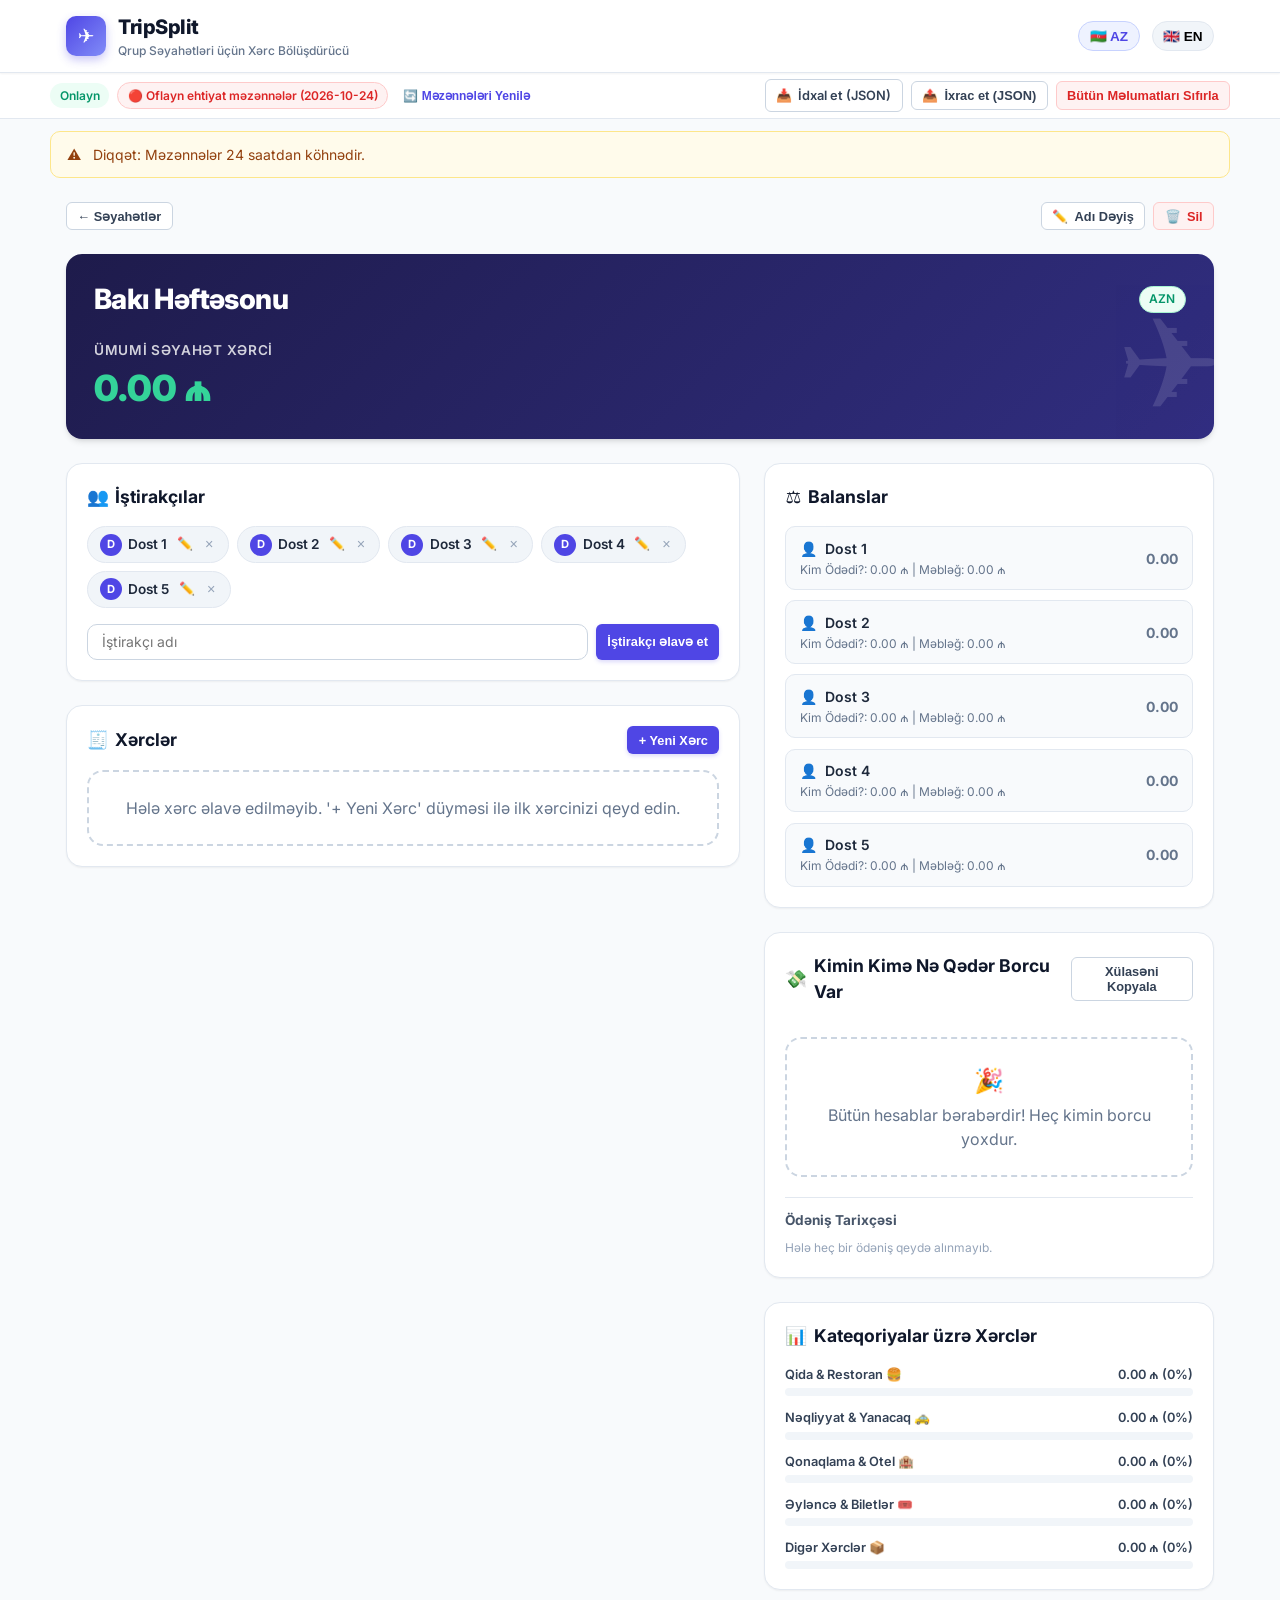
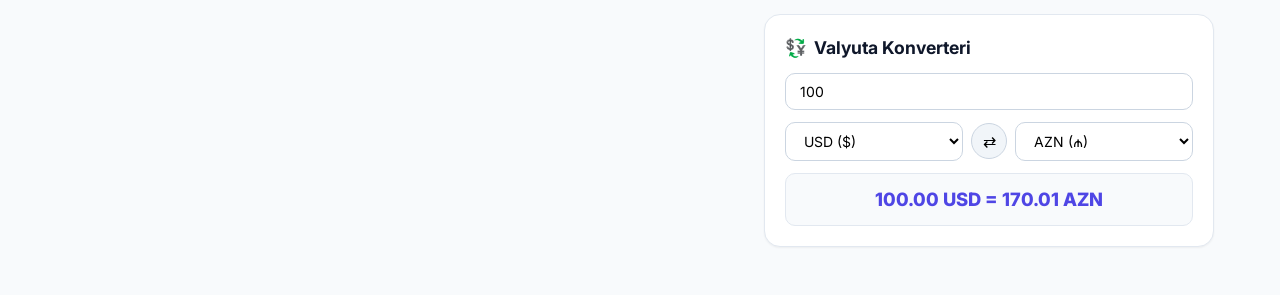
<file: index.html>
<!DOCTYPE html>
<html lang="az">
<head>
  <meta charset="UTF-8">
  <meta name="viewport" content="width=device-width, initial-scale=1.0">
  <title>TripSplit - Qrup Səyahətləri üçün Xərc Bölüşdürücü</title>
  <!-- Online enhancement only: Inter font. Falls back cleanly to system-ui when offline -->
  <link rel="preconnect" href="https://fonts.googleapis.com">
  <link rel="preconnect" href="https://fonts.gstatic.com" crossorigin>
  <link href="https://fonts.googleapis.com/css2?family=Inter:wght@400;500;600;700;800;900&display=swap" rel="stylesheet">
  <link rel="stylesheet" href="css/styles.css">
</head>
<body>

  <!-- App Header -->
  <header class="app-header">
    <div class="header-inner">
      <div class="brand-wrapper" id="brandHomeLink">
        <div class="brand-icon">✈️</div>
        <div>
          <div class="brand-title">TripSplit</div>
          <div class="brand-tag" data-i18n="app_tagline">Qrup Səyahətləri üçün Xərc Bölüşdürücü</div>
        </div>
      </div>
      <div class="header-actions">
        <!-- Language Switcher -->
        <button class="lang-btn" data-lang="az">🇦🇿 AZ</button>
        <button class="lang-btn" data-lang="en">🇬🇧 EN</button>
      </div>
    </div>
  </header>

  <!-- Network & Rates Status Bar -->
  <div class="status-bar-container">
    <div class="status-bar">
      <div style="display:flex;align-items:center;gap:0.5rem;flex-wrap:wrap;">
        <span id="networkStatusBadge" class="badge badge-online">Onlayn</span>
        <span id="ratesStatusBadge" class="badge badge-cached">🟡 Məzənnələr yoxlanılır...</span>
        <button id="refreshRatesBtn" class="rates-refresh-btn" data-i18n-title="refresh_rates">
          🔄 <span data-i18n="refresh_rates">Məzənnələri Yenilə</span>
        </button>
      </div>
      <div style="display:flex;gap:0.5rem;align-items:center;">
        <label class="btn btn-secondary btn-sm" style="cursor:pointer;margin:0;">
          📥 <span data-i18n="import_data">İdxal et (JSON)</span>
          <input type="file" id="importJsonInput" accept=".json" style="display:none;">
        </label>
        <button id="exportJsonBtn" class="btn btn-secondary btn-sm">
          📤 <span data-i18n="export_data">İxrac et (JSON)</span>
        </button>
        <button id="resetAllDataBtn" class="btn btn-danger btn-sm" data-i18n="reset_all_data">
          ⚠️ Sıfırla
        </button>
      </div>
    </div>
  </div>

  <!-- Outdated Rates Warning Banner -->
  <div id="ratesWarningBanner" class="alert-banner alert-warning" style="display:none;max-width:1180px;margin:0.75rem auto 0 auto;">
    <span>⚠️</span>
    <span data-i18n="rates_outdated_warning">Diqqət: Məzənnələr 24 saatdan köhnədir.</span>
  </div>

  <!-- LocalStorage Fallback Warning Banner -->
  <div id="storageWarningBanner" class="alert-banner alert-danger" style="display:none;max-width:1180px;margin:0.75rem auto 0 auto;">
    <span>⚠️</span>
    <span data-i18n="storage_warning">Diqqət: Brauzer yaddaşı (localStorage) işləmir. Məlumatlar yalnız cari baxış üçün yaddaşda qalacaq.</span>
  </div>

  <!-- Main View Area -->
  <main class="main-wrapper">

    <!-- VIEW 1: DASHBOARD (Trip List) -->
    <section id="dashboardSection" class="view-section active">
      <div class="page-title-row">
        <div>
          <h1 class="page-title" data-i18n="trips_title">Səyahətlərim</h1>
        </div>
        <div class="title-actions">
          <button id="newTripBtn" class="btn btn-primary">
            + <span data-i18n="new_trip">Yeni Səyahət</span>
          </button>
        </div>
      </div>

      <!-- Trips Grid -->
      <div id="tripsGrid" class="trips-grid"></div>

      <!-- Empty State -->
      <div id="tripsEmptyState" class="empty-state" style="display:none;">
        <div class="empty-state-icon">🗺️</div>
        <div class="empty-state-title" data-i18n="no_trips">Hələ heç bir səyahət yaradılmayıb.</div>
      </div>
    </section>

    <!-- VIEW 2: TRIP DETAILS -->
    <section id="tripSection" class="view-section">
      <!-- Navigation Bar -->
      <div class="trip-nav-bar">
        <button id="backToTripsBtn" class="btn btn-secondary btn-sm" data-i18n="back_to_trips">
          ← Səyahətlər
        </button>
        <div style="display:flex;gap:0.5rem;">
          <button id="renameTripBtn" class="btn btn-secondary btn-sm">
            ✏️ <span data-i18n="rename">Adı Dəyiş</span>
          </button>
          <button id="deleteTripBtn" class="btn btn-danger btn-sm">
            🗑️ <span data-i18n="delete">Sil</span>
          </button>
        </div>
      </div>

      <!-- Hero Card -->
      <div class="trip-hero">
        <div class="trip-hero-top">
          <h2 id="tripHeroTitle" class="trip-hero-title">Səyahət</h2>
          <span id="tripBaseCurrencyBadge" class="badge badge-live">AZN</span>
        </div>
        <div class="trip-hero-cost-box">
          <div class="trip-hero-cost-label" data-i18n="total_trip_cost">Ümumi Səyahət Xərci</div>
          <div id="tripTotalCostDisplay" class="trip-hero-cost-val">0.00 ₼</div>
        </div>
      </div>

      <!-- Layout: 2 Columns on Desktop -->
      <div class="trip-dashboard-grid">

        <!-- Left Column: Expenses & Participants -->
        <div>
          <!-- Participants Section -->
          <div class="card-section">
            <div class="card-section-header">
              <h3 class="card-section-title">
                👥 <span data-i18n="participants">İştirakçılar</span>
              </h3>
            </div>
            <div id="participantsChipsContainer" class="participants-chips"></div>

            <form id="addParticipantForm" class="add-participant-inline">
              <input type="text" id="newParticipantNameInput" class="input-text" placeholder="İştirakçı adı" data-i18n-placeholder="participant_name_placeholder" required>
              <button type="submit" class="btn btn-primary btn-sm" data-i18n="add_participant">
                + Əlavə et
              </button>
            </form>
          </div>

          <!-- Expenses Section -->
          <div class="card-section">
            <div class="card-section-header">
              <h3 class="card-section-title">
                🧾 <span data-i18n="expenses">Xərclər</span>
              </h3>
              <button id="addExpenseBtn" class="btn btn-primary btn-sm" data-i18n="add_expense">
                + Yeni Xərc
              </button>
            </div>

            <div id="expensesListContainer" class="expenses-list"></div>
            <div id="noExpensesNotice" class="empty-state" style="display:none;padding:1.5rem;">
              <p data-i18n="no_expenses">Hələ xərc əlavə edilməyib.</p>
            </div>
          </div>
        </div>

        <!-- Right Column: Balances, Settlement, Analytics & Converter -->
        <div>
          <!-- Balances Card -->
          <div class="card-section">
            <div class="card-section-header">
              <h3 class="card-section-title">
                ⚖️ <span data-i18n="balances">Balanslar</span>
              </h3>
            </div>
            <div id="balancesListContainer" class="balances-list"></div>
          </div>

          <!-- Who Owes Whom (Settlement) Card -->
          <div class="card-section">
            <div class="card-section-header">
              <h3 class="card-section-title">
                💸 <span data-i18n="who_owes_whom">Kimin Kimə Nə Qədər Borcu Var</span>
              </h3>
              <button id="copySummaryBtn" class="btn btn-secondary btn-sm" data-i18n="copy_summary">
                📋 Kopyala
              </button>
            </div>

            <div id="transfersListContainer" class="transfers-list"></div>
            <div id="allSettledNotice" class="empty-state" style="display:none;padding:1.5rem;">
              <div style="font-size:1.5rem;margin-bottom:0.25rem;">🎉</div>
              <p data-i18n="all_settled">Bütün hesablar bərabərdir! Heç kimin borcu yoxdur.</p>
            </div>

            <!-- Settlement History with Undo -->
            <div style="margin-top:1.25rem;border-top:1px solid var(--neutral-200);padding-top:0.75rem;">
              <h4 style="font-size:0.85rem;font-weight:700;color:var(--neutral-600);margin-bottom:0.5rem;" data-i18n="settlement_history">
                Ödəniş Tarixçəsi
              </h4>
              <div id="settlementHistoryContainer" class="settlement-history-list"></div>
              <p id="noSettlementsNotice" style="font-size:0.75rem;color:var(--neutral-400);" data-i18n="no_settlements">
                Hələ heç bir ödəniş qeydə alınmayıb.
              </p>
            </div>
          </div>

          <!-- Category Breakdown Card -->
          <div class="card-section">
            <div class="card-section-header">
              <h3 class="card-section-title">
                📊 <span data-i18n="category_breakdown">Kateqoriyalar üzrə Xərclər</span>
              </h3>
            </div>
            <div id="categoryBreakdownContainer" class="category-bars"></div>
          </div>

          <!-- Standalone Currency Converter Widget -->
          <div class="converter-card">
            <h3 class="card-section-title" style="margin-bottom:0.75rem;">
              💱 <span data-i18n="currency_converter">Valyuta Konverteri</span>
            </h3>
            <div class="form-group">
              <input type="number" id="converterAmount" class="input-text" value="100" min="0" step="0.01">
            </div>
            <div class="converter-controls">
              <select id="converterFrom" class="form-select" style="flex:1;"></select>
              <button id="swapConverterBtn" class="converter-swap-btn" title="Dəyiş">⇄</button>
              <select id="converterTo" class="form-select" style="flex:1;"></select>
            </div>
            <div id="converterResult" class="converter-result-box">
              100.00 USD = 170.00 AZN
            </div>
          </div>

        </div>
      </div>
    </section>
  </main>

  <!-- MODAL 1: NEW TRIP -->
  <div id="newTripModal" class="modal-overlay">
    <div class="modal-container">
      <div class="modal-header">
        <h3 class="modal-title" data-i18n="new_trip">Yeni Səyahət</h3>
        <button class="modal-close-btn" data-close-modal>×</button>
      </div>
      <form id="newTripForm">
        <div class="modal-body">
          <div class="form-group">
            <label class="form-label" data-i18n="trip_name">Səyahətin Adı</label>
            <input type="text" id="newTripName" class="input-text" placeholder="məs. Bakı Həftəsonu" data-i18n-placeholder="trip_name_placeholder" required>
          </div>
          <div class="form-group">
            <label class="form-label" data-i18n="base_currency">Əsas Valyuta</label>
            <select id="newTripCurrency" class="form-select">
              <option value="AZN" selected>AZN (₼) - Azərbaycan Manatı</option>
              <option value="USD">USD ($) - US Dollar</option>
              <option value="EUR">EUR (€) - Euro</option>
              <option value="TRY">TRY (₺) - Türk Lirası</option>
              <option value="GBP">GBP (£) - British Pound</option>
              <option value="RUB">RUB (₽) - Rusiya Rublu</option>
            </select>
          </div>
        </div>
        <div class="modal-footer">
          <button type="button" class="btn btn-secondary" data-close-modal data-i18n="cancel">Ləğv et</button>
          <button type="submit" class="btn btn-primary" data-i18n="create">Yarat</button>
        </div>
      </form>
    </div>
  </div>

  <!-- MODAL 2: RENAME TRIP -->
  <div id="renameTripModal" class="modal-overlay">
    <div class="modal-container">
      <div class="modal-header">
        <h3 class="modal-title" data-i18n="rename">Adı Dəyiş</h3>
        <button class="modal-close-btn" data-close-modal>×</button>
      </div>
      <form id="renameTripForm">
        <div class="modal-body">
          <div class="form-group">
            <label class="form-label" data-i18n="trip_name">Səyahətin Adı</label>
            <input type="text" id="renameTripInput" class="input-text" required>
          </div>
        </div>
        <div class="modal-footer">
          <button type="button" class="btn btn-secondary" data-close-modal data-i18n="cancel">Ləğv et</button>
          <button type="submit" class="btn btn-primary" data-i18n="save">Yadda Saxla</button>
        </div>
      </form>
    </div>
  </div>

  <!-- MODAL: EDIT PARTICIPANT NAME -->
  <div id="editParticipantModal" class="modal-overlay">
    <div class="modal-container">
      <div class="modal-header">
        <h3 class="modal-title" data-i18n="edit_participant">İştirakçının Adını Dəyiş</h3>
        <button class="modal-close-btn" data-close-modal>×</button>
      </div>
      <form id="editParticipantForm">
        <div class="modal-body">
          <div id="editParticipantFormError" class="form-error"></div>
          <input type="hidden" id="editParticipantId">
          <div class="form-group">
            <label class="form-label" data-i18n="participant_name_placeholder">İştirakçı adı</label>
            <input type="text" id="editParticipantNameInput" class="input-text" required>
          </div>
        </div>
        <div class="modal-footer">
          <button type="button" class="btn btn-secondary" data-close-modal data-i18n="cancel">Ləğv et</button>
          <button type="submit" class="btn btn-primary" data-i18n="save">Yadda Saxla</button>
        </div>
      </form>
    </div>
  </div>

  <!-- MODAL 3: DELETE TRIP CONFIRMATION -->
  <div id="deleteTripModal" class="modal-overlay">
    <div class="modal-container">
      <div class="modal-header">
        <h3 class="modal-title" data-i18n="delete">Səyahəti Sil</h3>
        <button class="modal-close-btn" data-close-modal>×</button>
      </div>
      <div class="modal-body">
        <p id="deleteTripPrompt" style="font-size:0.9rem;color:var(--neutral-700);"></p>
      </div>
      <div class="modal-footer">
        <button type="button" class="btn btn-secondary" data-close-modal data-i18n="cancel">Ləğv et</button>
        <button type="button" id="confirmDeleteTripBtn" class="btn btn-danger" data-i18n="delete">Sil</button>
      </div>
    </div>
  </div>

  <!-- MODAL 4: RESET ALL CONFIRMATION -->
  <div id="resetConfirmModal" class="modal-overlay">
    <div class="modal-container">
      <div class="modal-header">
        <h3 class="modal-title" data-i18n="reset_all_data">Bütün Məlumatları Sıfırla</h3>
        <button class="modal-close-btn" data-close-modal>×</button>
      </div>
      <div class="modal-body">
        <p style="font-size:0.9rem;color:var(--neutral-700);" data-i18n="confirm_reset_all">
          Bütün səyahətlər və məlumatlar birdəfəlik silinəcək. Davam etmək istəyirsinizmi?
        </p>
      </div>
      <div class="modal-footer">
        <button type="button" class="btn btn-secondary" data-close-modal data-i18n="cancel">Ləğv et</button>
        <button type="button" id="confirmResetBtn" class="btn btn-danger" data-i18n="reset_all_data">Sıfırla</button>
      </div>
    </div>
  </div>

  <!-- MODAL 5: ADD / EDIT EXPENSE -->
  <div id="expenseModal" class="modal-overlay">
    <div class="modal-container" style="max-width: 580px;">
      <div class="modal-header">
        <h3 id="expenseModalTitle" class="modal-title" data-i18n="add_expense">Yeni Xərc</h3>
        <button class="modal-close-btn" data-close-modal>×</button>
      </div>
      <form id="expenseForm">
        <div class="modal-body">
          <div id="expenseFormErrors" class="form-error"></div>

          <!-- Title -->
          <div class="form-group">
            <label class="form-label" data-i18n="expense_title">Xərcin Təsviri / Adı</label>
            <input type="text" id="expenseTitle" class="input-text" placeholder="məs. Şam yeməyi, Yanacaq" data-i18n-placeholder="expense_title_placeholder" required>
          </div>

          <!-- Category & Date -->
          <div class="form-row">
            <div class="form-group">
              <label class="form-label" data-i18n="category">Kateqoriya</label>
              <select id="expenseCategory" class="form-select">
                <option value="food" data-i18n="cat_food">Qida & Restoran 🍔</option>
                <option value="transport" data-i18n="cat_transport">Nəqliyyat & Yanacaq 🚕</option>
                <option value="accommodation" data-i18n="cat_accommodation">Qonaqlama & Otel 🏨</option>
                <option value="entertainment" data-i18n="cat_entertainment">Əyləncə & Biletlər 🎟️</option>
                <option value="other" data-i18n="cat_other">Digər Xərclər 📦</option>
              </select>
            </div>
            <div class="form-group">
              <label class="form-label" data-i18n="date">Tarix</label>
              <input type="date" id="expenseDate" class="input-text" required>
            </div>
          </div>

          <!-- Amount & Currency -->
          <div class="form-row">
            <div class="form-group">
              <label class="form-label" data-i18n="amount">Məbləğ</label>
              <input type="number" id="expenseAmount" class="input-text" step="0.01" min="0.01" placeholder="0.00" required>
            </div>
            <div class="form-group">
              <label class="form-label" data-i18n="currency">Valyuta</label>
              <select id="expenseCurrency" class="form-select"></select>
            </div>
          </div>

          <!-- Rate Snapshot preview & override -->
          <div style="background:var(--neutral-100);padding:0.75rem;border-radius:var(--radius-md);border:1px solid var(--neutral-200);">
            <div style="display:flex;justify-content:space-between;align-items:center;margin-bottom:0.4rem;">
              <span style="font-size:0.75rem;font-weight:600;color:var(--neutral-600);" data-i18n="rate_snapshot">Qeydə alınmış məzənnə</span>
              <span id="expenseRatePreview" style="font-size:0.8rem;font-weight:700;color:var(--primary);">1 AZN = 1.00 AZN</span>
            </div>
            <label style="display:flex;align-items:center;gap:0.4rem;font-size:0.8rem;cursor:pointer;">
              <input type="checkbox" id="overrideRateCheckbox">
              <span data-i18n="override_rate">Məzənnəni fərdi təyin et</span>
            </label>
            <div id="overrideRateBox" style="display:none;margin-top:0.5rem;">
              <input type="number" id="customRateInput" class="input-text" step="0.0001" min="0.0001" placeholder="məs. 1.70" data-i18n-placeholder="rate_override_placeholder">
            </div>
          </div>

          <!-- Paid By -->
          <div class="form-group">
            <label class="form-label" data-i18n="paid_by">Kim Ödədi?</label>
            <select id="expensePaidBy" class="form-select" required></select>
          </div>

          <!-- Split Method -->
          <div class="form-group">
            <label class="form-label" data-i18n="split_method">Bölüşdürmə Növü</label>
            <div style="display:flex;gap:1rem;margin-top:0.25rem;">
              <label style="display:flex;align-items:center;gap:0.35rem;font-size:0.875rem;cursor:pointer;">
                <input type="radio" name="splitMethod" value="equal" checked>
                <span data-i18n="split_equal">Bərabər Bölüşdür</span>
              </label>
              <label style="display:flex;align-items:center;gap:0.35rem;font-size:0.875rem;cursor:pointer;">
                <input type="radio" name="splitMethod" value="custom">
                <span data-i18n="split_custom">Fərdi Məbləğlərlə</span>
              </label>
            </div>
          </div>

          <!-- Split Among Whom Checkboxes -->
          <div class="form-group">
            <div style="display:flex;justify-content:space-between;align-items:center;">
              <label class="form-label" data-i18n="split_among">Kimlər Arasında Bölünsün?</label>
              <div style="display:flex;gap:0.5rem;">
                <button type="button" id="selectAllParticipantsBtn" class="btn btn-secondary btn-sm" style="padding:0.15rem 0.4rem;font-size:0.75rem;" data-i18n="select_all">Hamısını seç</button>
                <button type="button" id="deselectAllParticipantsBtn" class="btn btn-secondary btn-sm" style="padding:0.15rem 0.4rem;font-size:0.75rem;" data-i18n="deselect_all">Hamısını sil</button>
              </div>
            </div>
            <div id="splitCheckboxesContainer" class="checkbox-grid"></div>
          </div>

          <!-- Custom Split Section -->
          <div id="customSplitSection" style="display:none;" class="form-group">
            <div style="display:flex;justify-content:space-between;align-items:center;margin-bottom:0.35rem;">
              <label class="form-label" data-i18n="custom_amounts_title">Fərdi Hissələr</label>
              <div id="splitDiffBadge" class="split-diff-badge mismatch">Qalan fərq: 0.00</div>
            </div>
            <div id="customSplitRowsContainer" class="custom-split-container"></div>
          </div>

        </div>
        <div class="modal-footer">
          <button type="button" class="btn btn-secondary" data-close-modal data-i18n="cancel">Ləğv et</button>
          <button type="submit" id="saveExpenseBtn" class="btn btn-primary" data-i18n="save">Yadda Saxla</button>
        </div>
      </form>
    </div>
  </div>

  <!-- Toast Notification Container -->
  <div id="toastContainer" class="toast-container"></div>

  <!-- Application Scripts in Exact Classic Order (window.TripSplit namespace) -->
  <script src="js/i18n.js"></script>
  <script src="js/storage.js"></script>
  <script src="js/currency.js"></script>
  <script src="js/settlement.js"></script>
  <script src="js/app.js"></script>
</body>
</html>
</file>
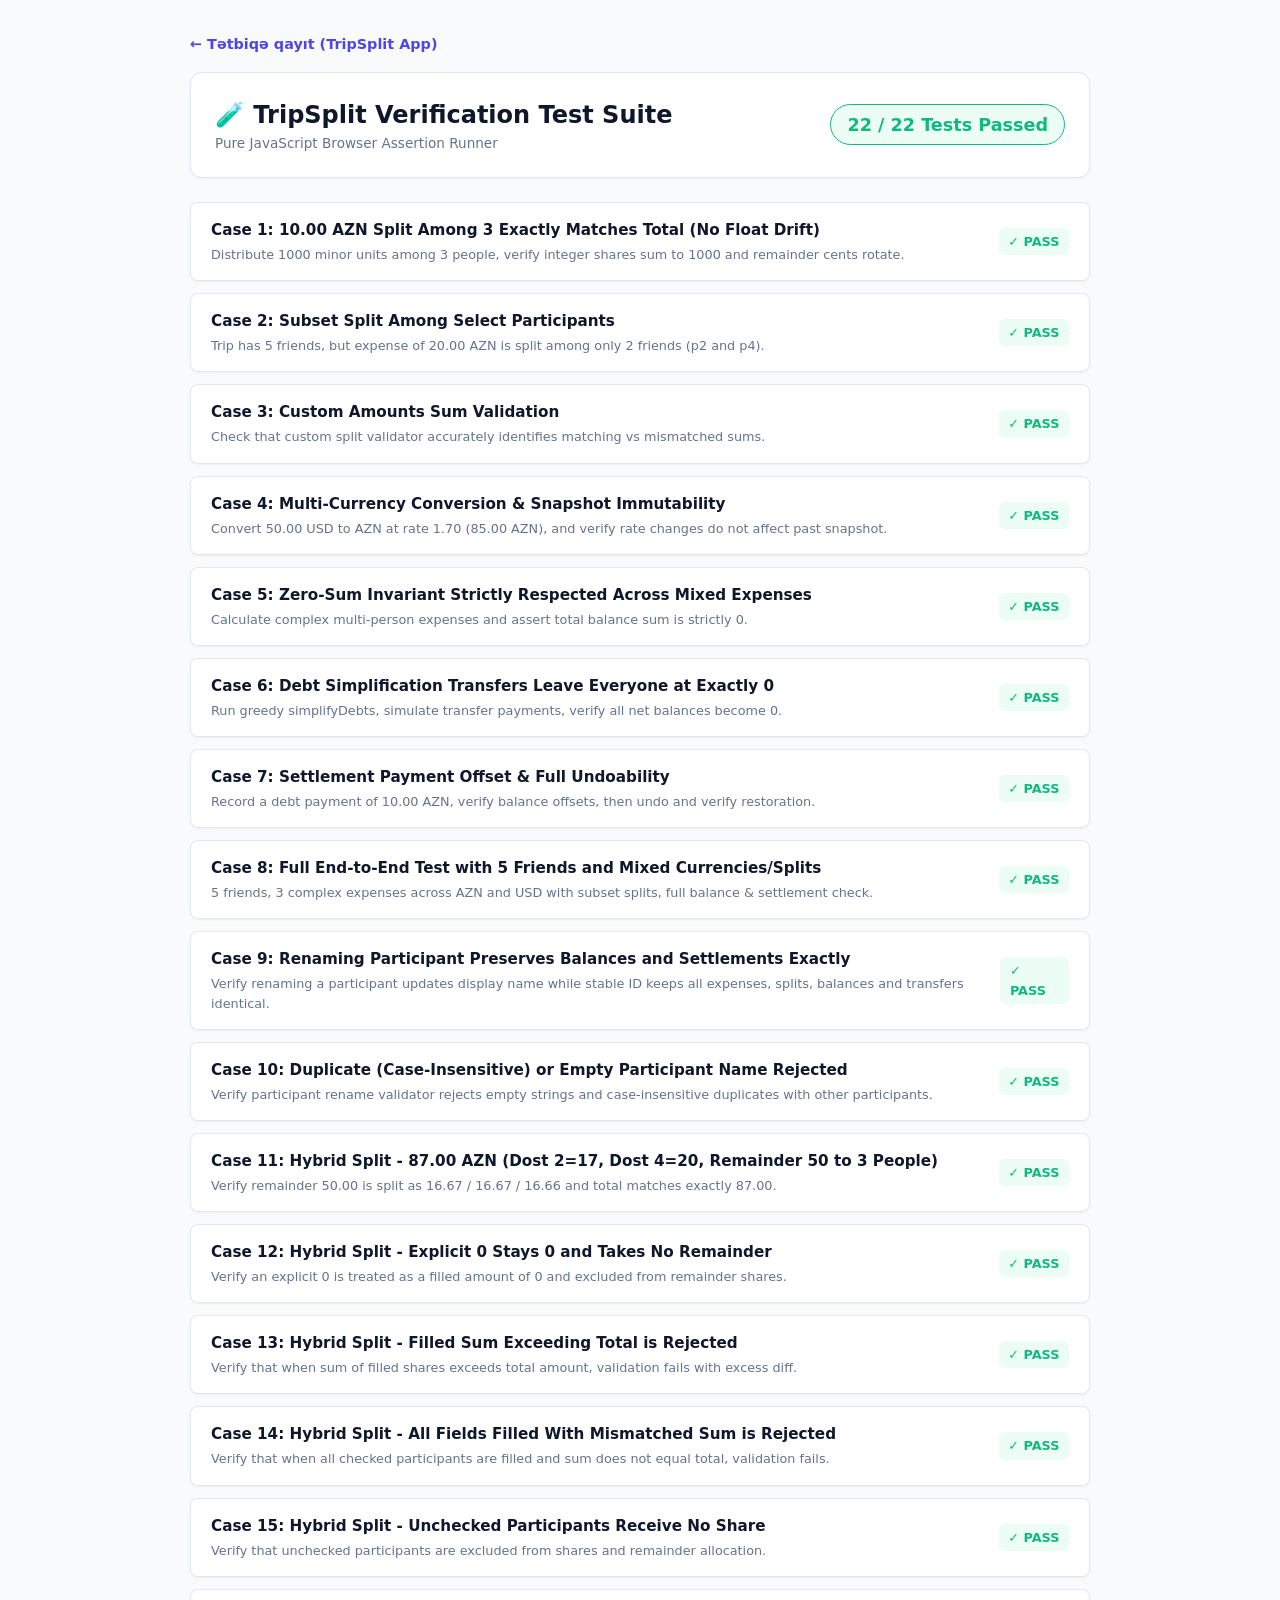
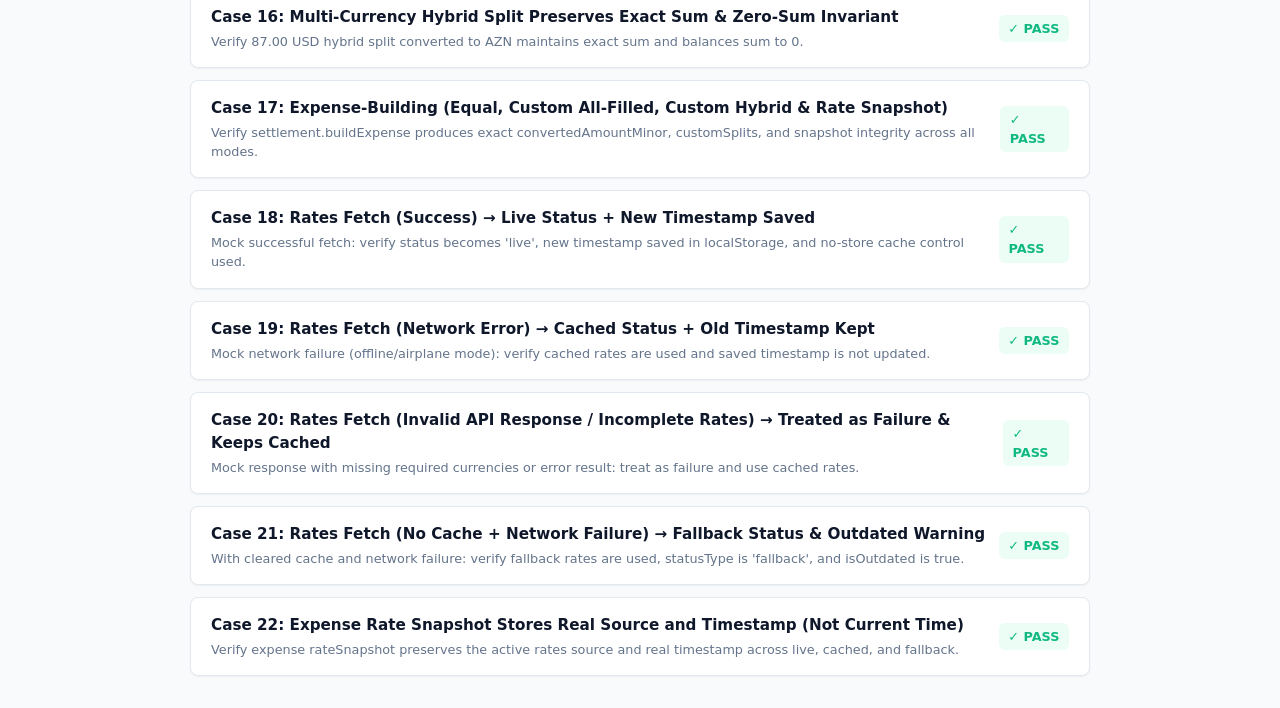
<file: tests.html>
<!DOCTYPE html>
<html lang="az">
<head>
  <meta charset="UTF-8">
  <meta name="viewport" content="width=device-width, initial-scale=1.0">
  <title>TripSplit - Browser Test Suite</title>
  <style>
    :root {
      --bg: #f8fafc;
      --card-bg: #ffffff;
      --text: #0f172a;
      --success: #10b981;
      --success-bg: #ecfdf5;
      --fail: #ef4444;
      --fail-bg: #fef2f2;
      --border: #e2e8f0;
      --primary: #4f46e5;
    }
    body {
      font-family: system-ui, -apple-system, sans-serif;
      background-color: var(--bg);
      color: var(--text);
      max-width: 900px;
      margin: 2rem auto;
      padding: 0 1rem;
      line-height: 1.5;
    }
    .header {
      background: var(--card-bg);
      border: 1px solid var(--border);
      border-radius: 12px;
      padding: 1.5rem;
      margin-bottom: 1.5rem;
      display: flex;
      justify-content: space-between;
      align-items: center;
      flex-wrap: wrap;
      gap: 1rem;
      box-shadow: 0 1px 3px rgba(0,0,0,0.05);
    }
    .title {
      font-size: 1.5rem;
      font-weight: 800;
    }
    .summary-badge {
      font-size: 1.1rem;
      font-weight: 700;
      padding: 0.4rem 1rem;
      border-radius: 9999px;
    }
    .summary-pass {
      background: var(--success-bg);
      color: var(--success);
      border: 1px solid var(--success);
    }
    .summary-fail {
      background: var(--fail-bg);
      color: var(--fail);
      border: 1px solid var(--fail);
    }
    .test-list {
      display: flex;
      flex-direction: column;
      gap: 0.75rem;
    }
    .test-card {
      background: var(--card-bg);
      border: 1px solid var(--border);
      border-radius: 8px;
      padding: 1rem 1.25rem;
      display: flex;
      justify-content: space-between;
      align-items: center;
      box-shadow: 0 1px 2px rgba(0,0,0,0.05);
    }
    .test-name {
      font-weight: 600;
      font-size: 0.95rem;
    }
    .test-desc {
      font-size: 0.8rem;
      color: #64748b;
      margin-top: 0.2rem;
    }
    .badge {
      font-size: 0.8rem;
      font-weight: 700;
      padding: 0.25rem 0.6rem;
      border-radius: 6px;
    }
    .badge-pass {
      background: var(--success-bg);
      color: var(--success);
    }
    .badge-fail {
      background: var(--fail-bg);
      color: var(--fail);
    }
    .nav-link {
      display: inline-block;
      margin-bottom: 1rem;
      color: var(--primary);
      text-decoration: none;
      font-weight: 600;
      font-size: 0.9rem;
    }
    .nav-link:hover {
      text-decoration: underline;
    }
  </style>
</head>
<body>

  <a href="index.html" class="nav-link">← Tətbiqə qayıt (TripSplit App)</a>

  <div class="header">
    <div>
      <div class="title">🧪 TripSplit Verification Test Suite</div>
      <div style="font-size:0.85rem;color:#64748b;">Pure JavaScript Browser Assertion Runner</div>
    </div>
    <div id="testSummary" class="summary-badge">Running tests...</div>
  </div>

  <div id="testContainer" class="test-list"></div>

  <!-- Scripts -->
  <script src="js/i18n.js"></script>
  <script src="js/storage.js"></script>
  <script src="js/currency.js"></script>
  <script src="js/settlement.js"></script>

  <script>
    const { settlement, currency, storage } = window.TripSplit;
    const testResults = [];

    function assert(condition, message) {
      if (!condition) {
        throw new Error(message || "Assertion failed");
      }
    }

    async function runTest(name, description, testFn) {
      try {
        await testFn();
        testResults.push({ name, description, passed: true });
      } catch (err) {
        console.error(`[FAIL] ${name}:`, err);
        testResults.push({ name, description, passed: false, error: err.message });
      }
    }

    async function runAllTests() {

    // --- TEST 1: 10.00 split among 3 = exactly 10.00 total ---
    runTest(
      "Case 1: 10.00 AZN Split Among 3 Exactly Matches Total (No Float Drift)",
      "Distribute 1000 minor units among 3 people, verify integer shares sum to 1000 and remainder cents rotate.",
      () => {
        const pIds = ['p1', 'p2', 'p3'];
        // Expense 0
        const shares0 = settlement.splitEqual(1000, pIds, 0);
        assert(shares0.p1 === 334, `Expected p1 to receive 334, got ${shares0.p1}`);
        assert(shares0.p2 === 333, `Expected p2 to receive 333, got ${shares0.p2}`);
        assert(shares0.p3 === 333, `Expected p3 to receive 333, got ${shares0.p3}`);
        const sum0 = shares0.p1 + shares0.p2 + shares0.p3;
        assert(sum0 === 1000, `Expected sum 1000, got ${sum0}`);

        // Expense 1 (rotation shifted)
        const shares1 = settlement.splitEqual(1000, pIds, 1);
        assert(shares1.p1 === 333, `Expected p1 to receive 333, got ${shares1.p1}`);
        assert(shares1.p2 === 334, `Expected p2 to receive 334, got ${shares1.p2}`);
        assert(shares1.p3 === 333, `Expected p3 to receive 333, got ${shares1.p3}`);
        const sum1 = shares1.p1 + shares1.p2 + shares1.p3;
        assert(sum1 === 1000, `Expected sum 1000, got ${sum1}`);
      }
    );

    // --- TEST 2: Subset Split ---
    runTest(
      "Case 2: Subset Split Among Select Participants",
      "Trip has 5 friends, but expense of 20.00 AZN is split among only 2 friends (p2 and p4).",
      () => {
        const trip = {
          baseCurrency: 'AZN',
          participants: [
            { id: 'p1', name: 'Friend 1' },
            { id: 'p2', name: 'Friend 2' },
            { id: 'p3', name: 'Friend 3' },
            { id: 'p4', name: 'Friend 4' },
            { id: 'p5', name: 'Friend 5' }
          ],
          expenses: [
            {
              id: 'e1',
              title: 'Fuel',
              category: 'transport',
              amountMinor: 2000,
              currency: 'AZN',
              paidBy: 'p2',
              convertedAmountMinor: 2000,
              splitType: 'equal',
              splitAmong: ['p2', 'p4']
            }
          ],
          settlements: []
        };

        const calc = settlement.calculateBalances(trip);
        assert(calc.fairShareTotals.p2 === 1000, `p2 fair share should be 1000, got ${calc.fairShareTotals.p2}`);
        assert(calc.fairShareTotals.p4 === 1000, `p4 fair share should be 1000, got ${calc.fairShareTotals.p4}`);
        assert(calc.fairShareTotals.p1 === 0, `p1 fair share should be 0, got ${calc.fairShareTotals.p1}`);
        assert(calc.balances.p2 === 1000, `p2 paid 2000, share 1000 -> net +1000. Got ${calc.balances.p2}`);
        assert(calc.balances.p4 === -1000, `p4 paid 0, share 1000 -> net -1000. Got ${calc.balances.p4}`);
        assert(calc.balances.p1 === 0, `p1 net balance should be 0`);
        assert(calc.isZeroSum, "Net balances must sum to 0");
      }
    );

    // --- TEST 3: Custom Amounts Sum Check ---
    runTest(
      "Case 3: Custom Amounts Sum Validation",
      "Check that custom split validator accurately identifies matching vs mismatched sums.",
      () => {
        const match = settlement.validateCustomSplit(5000, { p1: 2000, p2: 1500, p3: 1500 });
        assert(match.valid === true, "Valid custom split must pass");
        assert(match.diff === 0, "Diff should be 0");

        const mismatch = settlement.validateCustomSplit(5000, { p1: 2000, p2: 1500, p3: 1000 });
        assert(mismatch.valid === false, "Invalid custom split must fail");
        assert(mismatch.diff === 500, `Expected diff 500, got ${mismatch.diff}`);
      }
    );

    // --- TEST 4: Multi-Currency With Rate Snapshot ---
    runTest(
      "Case 4: Multi-Currency Conversion & Snapshot Immutability",
      "Convert 50.00 USD to AZN at rate 1.70 (85.00 AZN), and verify rate changes do not affect past snapshot.",
      () => {
        const rate = 1.70;
        const usdMinor = 5000;
        const converted = currency.convertMinor(usdMinor, 'USD', 'AZN', rate);
        assert(converted === 8500, `Expected 8500 AZN minor units, got ${converted}`);

        const expense = {
          id: 'e_curr',
          title: 'Hotel in USD',
          amountMinor: usdMinor,
          currency: 'USD',
          rateSnapshot: { rate: 1.70, from: 'USD', to: 'AZN', date: '2026-10-24' },
          convertedAmountMinor: converted
        };

        // Even if active exchange rate becomes 2.00 in the future:
        const futureRate = 2.00;
        assert(expense.convertedAmountMinor === 8500, "Stored convertedAmountMinor must remain 8500 snapshot value");
      }
    );

    // --- TEST 5: Balances Sum to 0 Invariant ---
    runTest(
      "Case 5: Zero-Sum Invariant Strictly Respected Across Mixed Expenses",
      "Calculate complex multi-person expenses and assert total balance sum is strictly 0.",
      () => {
        const trip = {
          baseCurrency: 'AZN',
          participants: [
            { id: 'p1', name: 'A' },
            { id: 'p2', name: 'B' },
            { id: 'p3', name: 'C' }
          ],
          expenses: [
            {
              id: 'e1',
              paidBy: 'p1',
              convertedAmountMinor: 1000,
              splitType: 'equal',
              splitAmong: ['p1', 'p2', 'p3']
            },
            {
              id: 'e2',
              paidBy: 'p2',
              convertedAmountMinor: 755,
              splitType: 'equal',
              splitAmong: ['p1', 'p3']
            }
          ],
          settlements: []
        };

        const calc = settlement.calculateBalances(trip);
        settlement.assertZeroSum(calc.balances);
        assert(calc.isZeroSum === true, "Must be zero sum");
        assert(calc.balanceSum === 0, `Balance sum should be 0, got ${calc.balanceSum}`);
      }
    );

    // --- TEST 6: Settlement Leaves Everyone at 0 After Applying Transfers ---
    runTest(
      "Case 6: Debt Simplification Transfers Leave Everyone at Exactly 0",
      "Run greedy simplifyDebts, simulate transfer payments, verify all net balances become 0.",
      () => {
        const balances = {
          p1: 7000,
          p2: -3000,
          p3: -4000
        };

        const transfers = settlement.simplifyDebts(balances);
        assert(transfers.length <= 2, `Expected at most 2 transfers, got ${transfers.length}`);

        const simulated = { ...balances };
        transfers.forEach(tr => {
          simulated[tr.from] += tr.amountMinor;
          simulated[tr.to] -= tr.amountMinor;
        });

        assert(simulated.p1 === 0, `p1 simulated should be 0, got ${simulated.p1}`);
        assert(simulated.p2 === 0, `p2 simulated should be 0, got ${simulated.p2}`);
        assert(simulated.p3 === 0, `p3 simulated should be 0, got ${simulated.p3}`);
      }
    );

    // --- TEST 7: Settlement Payment & Undo ---
    runTest(
      "Case 7: Settlement Payment Offset & Full Undoability",
      "Record a debt payment of 10.00 AZN, verify balance offsets, then undo and verify restoration.",
      () => {
        const trip = {
          baseCurrency: 'AZN',
          participants: [
            { id: 'p1', name: 'Ali' },
            { id: 'p2', name: 'Veli' }
          ],
          expenses: [
            {
              id: 'e1',
              paidBy: 'p1',
              convertedAmountMinor: 2000,
              splitType: 'equal',
              splitAmong: ['p1', 'p2']
            }
          ],
          settlements: []
        };

        // Initial: p1 paid 2000, fair 1000 each -> p1: +1000, p2: -1000
        let calc = settlement.calculateBalances(trip);
        assert(calc.balances.p1 === 1000, "p1 should have +1000");
        assert(calc.balances.p2 === -1000, "p2 should have -1000");

        // Record settlement payment: p2 pays p1 1000
        const settlementObj = {
          id: 'set_1',
          from: 'p2',
          to: 'p1',
          amountMinor: 1000
        };
        trip.settlements.push(settlementObj);

        calc = settlement.calculateBalances(trip);
        assert(calc.balances.p1 === 0, "p1 should be 0 after settlement");
        assert(calc.balances.p2 === 0, "p2 should be 0 after settlement");

        // Undo settlement
        trip.settlements = [];
        calc = settlement.calculateBalances(trip);
        assert(calc.balances.p1 === 1000, "p1 restored to +1000");
        assert(calc.balances.p2 === -1000, "p2 restored to -1000");
      }
    );

    // --- TEST 8: 5 Friends with Mixed Expenses End-to-End ---
    runTest(
      "Case 8: Full End-to-End Test with 5 Friends and Mixed Currencies/Splits",
      "5 friends, 3 complex expenses across AZN and USD with subset splits, full balance & settlement check.",
      () => {
        const trip = {
          id: 'trip_full',
          name: 'Quba Səyahəti',
          baseCurrency: 'AZN',
          participants: [
            { id: 'p1', name: 'Ali' },
            { id: 'p2', name: 'Veli' },
            { id: 'p3', name: 'Aygun' },
            { id: 'p4', name: 'Leyla' },
            { id: 'p5', name: 'Murad' }
          ],
          expenses: [
            // Expense 1: Ali pays 100.00 AZN (equal 5-way: 20.00 each)
            {
              id: 'e1',
              title: 'Cottage rent',
              category: 'accommodation',
              amountMinor: 10000,
              currency: 'AZN',
              paidBy: 'p1',
              convertedAmountMinor: 10000,
              splitType: 'equal',
              splitAmong: ['p1', 'p2', 'p3', 'p4', 'p5']
            },
            // Expense 2: Veli pays 60.00 USD (custom rate 1.70 = 102.00 AZN) for Aygun, Leyla, Murad (3-way: 34.00 each)
            {
              id: 'e2',
              title: 'Sightseeing tickets in USD',
              category: 'entertainment',
              amountMinor: 6000,
              currency: 'USD',
              paidBy: 'p2',
              convertedAmountMinor: 10200,
              splitType: 'equal',
              splitAmong: ['p3', 'p4', 'p5']
            },
            // Expense 3: Aygun pays 45.00 AZN for Ali and Veli (2-way: 22.50 each)
            {
              id: 'e3',
              title: 'Groceries',
              category: 'food',
              amountMinor: 4500,
              currency: 'AZN',
              paidBy: 'p3',
              convertedAmountMinor: 4500,
              splitType: 'equal',
              splitAmong: ['p1', 'p2']
            }
          ],
          settlements: []
        };

        const calc = settlement.calculateBalances(trip);
        assert(calc.totalCostMinor === 24700, `Expected total cost 24700 (247.00 AZN), got ${calc.totalCostMinor}`);
        assert(calc.isZeroSum, "Balances must sum to 0");

        // Transfers check
        const transfers = settlement.simplifyDebts(calc.balances);
        assert(transfers.length <= 4, `At most 4 transfers for 5 participants, got ${transfers.length}`);

        // Verify that applying all transfers zeroes out all 5 balances
        const sim = { ...calc.balances };
        transfers.forEach(tr => {
          sim[tr.from] += tr.amountMinor;
          sim[tr.to] -= tr.amountMinor;
        });

        for (const [id, bal] of Object.entries(sim)) {
          assert(bal === 0, `Participant ${id} balance should be 0, got ${bal}`);
        }
      }
    );

    // --- TEST 9: Renaming Participant Preserves Balances and Settlements Exactly ---
    runTest(
      "Case 9: Renaming Participant Preserves Balances and Settlements Exactly",
      "Verify renaming a participant updates display name while stable ID keeps all expenses, splits, balances and transfers identical.",
      () => {
        const trip = {
          id: 'trip_rename_test',
          name: 'Rename Test',
          baseCurrency: 'AZN',
          participants: [
            { id: 'p1', name: 'Dost 1' },
            { id: 'p2', name: 'Dost 2' }
          ],
          expenses: [
            {
              id: 'e1',
              title: 'Dinner',
              category: 'food',
              amountMinor: 4000,
              currency: 'AZN',
              paidBy: 'p1',
              convertedAmountMinor: 4000,
              splitType: 'equal',
              splitAmong: ['p1', 'p2']
            }
          ],
          settlements: []
        };

        const initialCalc = settlement.calculateBalances(trip);
        assert(initialCalc.balances.p1 === 2000, "p1 initial balance must be +2000");
        assert(initialCalc.balances.p2 === -2000, "p2 initial balance must be -2000");

        // Rename participant p1 to "Eldar"
        const p1 = trip.participants.find(p => p.id === 'p1');
        p1.name = "Eldar";

        const afterCalc = settlement.calculateBalances(trip);
        assert(afterCalc.balances.p1 === 2000, "p1 balance after rename must remain exactly +2000");
        assert(afterCalc.balances.p2 === -2000, "p2 balance after rename must remain exactly -2000");

        const transfers = settlement.simplifyDebts(afterCalc.balances);
        assert(transfers.length === 1, "Expected 1 transfer");
        assert(transfers[0].from === 'p2' && transfers[0].to === 'p1', "Transfer from p2 to p1");
        assert(transfers[0].amountMinor === 2000, "Transfer amount 2000");

        // Verify resolved name from participant ID
        const creditor = trip.participants.find(p => p.id === transfers[0].to);
        assert(creditor.name === 'Eldar', "Display name for creditor must be updated 'Eldar'");
      }
    );

    // --- TEST 10: Duplicate (Case-Insensitive) or Empty Participant Name Rejected ---
    runTest(
      "Case 10: Duplicate (Case-Insensitive) or Empty Participant Name Rejected",
      "Verify participant rename validator rejects empty strings and case-insensitive duplicates with other participants.",
      () => {
        const participants = [
          { id: 'p1', name: 'Eldar' },
          { id: 'p2', name: 'Nigar' },
          { id: 'p3', name: 'Tural' }
        ];

        function validateRename(targetId, newName) {
          const trimmed = newName ? newName.trim() : '';
          if (!trimmed) {
            return { valid: false, error: 'name_empty' };
          }
          const exists = participants.some(
            p => p.id !== targetId && p.name.trim().toLowerCase() === trimmed.toLowerCase()
          );
          if (exists) {
            return { valid: false, error: 'name_already_exists' };
          }
          return { valid: true, trimmed };
        }

        // Empty check
        assert(!validateRename('p2', '').valid, "Empty name must be rejected");
        assert(!validateRename('p2', '   ').valid, "Whitespace-only name must be rejected");

        // Duplicate checks (case-insensitive)
        assert(!validateRename('p2', 'Eldar').valid, "Exact duplicate name must be rejected");
        assert(!validateRename('p2', 'eldar').valid, "Lowercase duplicate must be rejected");
        assert(!validateRename('p2', '  ELDAR  ').valid, "Trimmed uppercase duplicate must be rejected");

        // Valid renames
        assert(validateRename('p2', 'Gunel').valid, "Unique name 'Gunel' must be accepted");
        // Renaming to its own name or same name different case should be allowed
        assert(validateRename('p2', 'Nigar').valid, "Self name must be accepted");
        assert(validateRename('p2', 'nigar').valid, "Self name case variation must be accepted");
      }
    );

    // --- TEST 11: Hybrid Split - 87.00 with Dost 2=17, Dost 4=20, 3 Empty ---
    runTest(
      "Case 11: Hybrid Split - 87.00 AZN (Dost 2=17, Dost 4=20, Remainder 50 to 3 People)",
      "Verify remainder 50.00 is split as 16.67 / 16.67 / 16.66 and total matches exactly 87.00.",
      () => {
        const checked = ['p1', 'p2', 'p3', 'p4', 'p5'];
        const filled = { p2: 1700, p4: 2000 };
        const res = settlement.splitHybrid(8700, checked, filled, 0);

        assert(res.valid === true, "Hybrid split must be valid");
        assert(res.filledSum === 3700, `Filled sum expected 3700, got ${res.filledSum}`);
        assert(res.remainder === 5000, `Remainder expected 5000, got ${res.remainder}`);
        assert(res.emptyIds.length === 3, `Expected 3 empty participants, got ${res.emptyIds.length}`);

        assert(res.shares.p2 === 1700, `p2 should be 1700, got ${res.shares.p2}`);
        assert(res.shares.p4 === 2000, `p4 should be 2000, got ${res.shares.p4}`);
        assert(res.shares.p1 === 1667, `p1 should be 1667, got ${res.shares.p1}`);
        assert(res.shares.p3 === 1667, `p3 should be 1667, got ${res.shares.p3}`);
        assert(res.shares.p5 === 1666, `p5 should be 1666, got ${res.shares.p5}`);

        const sum = Object.values(res.shares).reduce((a, b) => a + b, 0);
        assert(sum === 8700, `Sum of shares must be 8700, got ${sum}`);
      }
    );

    // --- TEST 12: Hybrid Split - Explicit 0 Stays 0 ---
    runTest(
      "Case 12: Hybrid Split - Explicit 0 Stays 0 and Takes No Remainder",
      "Verify an explicit 0 is treated as a filled amount of 0 and excluded from remainder shares.",
      () => {
        const checked = ['p1', 'p2', 'p3', 'p4', 'p5'];
        const filled = { p1: 0, p2: 1700, p4: 2000 };
        const res = settlement.splitHybrid(8700, checked, filled, 0);

        assert(res.valid === true, "Hybrid split must be valid");
        assert(res.shares.p1 === 0, `p1 explicit 0 must remain 0, got ${res.shares.p1}`);
        assert(res.emptyIds.length === 2, `Only p3 and p5 should be empty, got ${res.emptyIds.length}`);
        assert(res.shares.p3 === 2500, `p3 should receive 2500, got ${res.shares.p3}`);
        assert(res.shares.p5 === 2500, `p5 should receive 2500, got ${res.shares.p5}`);

        const sum = Object.values(res.shares).reduce((a, b) => a + b, 0);
        assert(sum === 8700, `Sum of shares must be 8700, got ${sum}`);
      }
    );

    // --- TEST 13: Hybrid Split - Filled Sum > Total Rejected ---
    runTest(
      "Case 13: Hybrid Split - Filled Sum Exceeding Total is Rejected",
      "Verify that when sum of filled shares exceeds total amount, validation fails with excess diff.",
      () => {
        const checked = ['p1', 'p2', 'p3'];
        const filled = { p1: 3000, p2: 2500 }; // total is 5000, sum is 5500
        const res = settlement.splitHybrid(5000, checked, filled, 0);

        assert(res.valid === false, "Must be rejected");
        assert(res.error === 'excess', `Expected error 'excess', got ${res.error}`);
        assert(res.diff === 500, `Expected excess diff 500, got ${res.diff}`);
      }
    );

    // --- TEST 14: Hybrid Split - All Filled With Wrong Sum Rejected ---
    runTest(
      "Case 14: Hybrid Split - All Fields Filled With Mismatched Sum is Rejected",
      "Verify that when all checked participants are filled and sum does not equal total, validation fails.",
      () => {
        const checked = ['p1', 'p2'];
        const filled = { p1: 2000, p2: 2000 }; // total 5000, sum 4000
        const res = settlement.splitHybrid(5000, checked, filled, 0);

        assert(res.valid === false, "Must be rejected");
        assert(res.error === 'sum_mismatch', `Expected error 'sum_mismatch', got ${res.error}`);
        assert(res.diff === 1000, `Expected diff 1000, got ${res.diff}`);
      }
    );

    // --- TEST 15: Hybrid Split - Unchecked Participants Ignored ---
    runTest(
      "Case 15: Hybrid Split - Unchecked Participants Receive No Share",
      "Verify that unchecked participants are excluded from shares and remainder allocation.",
      () => {
        const checkedOnly = ['p1', 'p2', 'p3'];
        const filled = { p1: 2000 };
        const res = settlement.splitHybrid(6000, checkedOnly, filled, 0);

        assert(res.valid === true, "Must be valid");
        assert(res.shares.p4 === undefined, "Unchecked p4 must not receive a share");
        assert(res.shares.p5 === undefined, "Unchecked p5 must not receive a share");
        assert(res.shares.p1 === 2000, `p1 = 2000`);
        assert(res.shares.p2 === 2000, `p2 = 2000`);
        assert(res.shares.p3 === 2000, `p3 = 2000`);
      }
    );

    // --- TEST 16: Multi-Currency Hybrid Split & Zero-Sum Invariant ---
    runTest(
      "Case 16: Multi-Currency Hybrid Split Preserves Exact Sum & Zero-Sum Invariant",
      "Verify 87.00 USD hybrid split converted to AZN maintains exact sum and balances sum to 0.",
      () => {
        const usdAmountMinor = 8700;
        const rate = 1.70;
        const convertedTotalMinor = currency.convertMinor(usdAmountMinor, 'USD', 'AZN', rate); // 14790 minor
        assert(convertedTotalMinor === 14790, `Expected 14790, got ${convertedTotalMinor}`);

        const hybrid = settlement.splitHybrid(usdAmountMinor, ['p1', 'p2', 'p3', 'p4', 'p5'], { p2: 1700, p4: 2000 }, 0);
        assert(hybrid.valid === true, "Hybrid calculation must succeed");

        const pIds = ['p1', 'p2', 'p3', 'p4', 'p5'];
        const baseShares = {};
        let allocated = 0;
        pIds.forEach((pId, idx) => {
          if (idx === pIds.length - 1) {
            baseShares[pId] = convertedTotalMinor - allocated;
          } else {
            const converted = Math.round(hybrid.shares[pId] * rate);
            baseShares[pId] = converted;
            allocated += converted;
          }
        });

        const baseSum = Object.values(baseShares).reduce((a, b) => a + b, 0);
        assert(baseSum === convertedTotalMinor, "Converted shares must equal convertedTotalMinor exactly");

        const trip = {
          baseCurrency: 'AZN',
          participants: pIds.map(id => ({ id, name: id })),
          expenses: [
            {
              id: 'e_hybrid_multi',
              paidBy: 'p1',
              amountMinor: usdAmountMinor,
              currency: 'USD',
              convertedAmountMinor: convertedTotalMinor,
              splitType: 'custom',
              splitAmong: pIds,
              customSplits: baseShares
            }
          ],
          settlements: []
        };

        const calc = settlement.calculateBalances(trip);
        assert(calc.totalCostMinor === convertedTotalMinor, "Total cost matches converted total");
        settlement.assertZeroSum(calc.balances);
        assert(calc.isZeroSum === true, "Zero-sum invariant preserved");
      }
    );

    // --- TEST 17: Real Expense-Building Function (settlement.buildExpense) Across All Modes ---
    runTest(
      "Case 17: Expense-Building (Equal, Custom All-Filled, Custom Hybrid & Rate Snapshot)",
      "Verify settlement.buildExpense produces exact convertedAmountMinor, customSplits, and snapshot integrity across all modes.",
      () => {
        // 1. Equal Split
        const exp1 = settlement.buildExpense({
          title: 'Equal Split AZN',
          amountMinor: 9000,
          currency: 'AZN',
          baseCurrency: 'AZN',
          paidBy: 'p1',
          splitType: 'equal',
          splitAmong: ['p1', 'p2', 'p3']
        });
        assert(exp1.convertedAmountMinor === 9000, `exp1 convertedAmountMinor should be 9000, got ${exp1.convertedAmountMinor}`);
        assert(exp1.customSplits === null, "Equal split should have null customSplits");
        assert(exp1.rateSnapshot.rate === 1.0, "Base rate should be 1.0");

        // 2. Custom All Filled
        const exp2 = settlement.buildExpense({
          title: 'Custom All Filled',
          amountMinor: 5000,
          currency: 'AZN',
          baseCurrency: 'AZN',
          paidBy: 'p1',
          splitType: 'custom',
          splitAmong: ['p1', 'p2'],
          filledSharesMinor: { p1: 2000, p2: 3000 }
        });
        assert(exp2.convertedAmountMinor === 5000, "exp2 convertedAmountMinor should be 5000");
        assert(exp2.customSplits.p1 === 2000 && exp2.customSplits.p2 === 3000, "Custom shares match filled values");

        // 3. Custom with Empty Fields (Hybrid)
        const exp3 = settlement.buildExpense({
          title: 'Hybrid Split AZN',
          amountMinor: 8700,
          currency: 'AZN',
          baseCurrency: 'AZN',
          paidBy: 'p1',
          splitType: 'custom',
          splitAmong: ['p1', 'p2', 'p3', 'p4', 'p5'],
          filledSharesMinor: { p2: 1700, p4: 2000 }
        });
        assert(exp3.convertedAmountMinor === 8700, "exp3 convertedAmountMinor = 8700");
        assert(exp3.customSplits.p2 === 1700, "p2 = 1700");
        assert(exp3.customSplits.p4 === 2000, "p4 = 2000");
        assert(exp3.customSplits.p1 === 1667, "p1 = 1667");
        assert(exp3.customSplits.p3 === 1667, "p3 = 1667");
        assert(exp3.customSplits.p5 === 1666, "p5 = 1666");
        assert(exp3.manualParticipantIds.includes('p2') && exp3.manualParticipantIds.includes('p4'), "Manual IDs saved");
        assert(exp3.manualParticipantIds.length === 2, "Only 2 manual participant IDs");

        // 4. Foreign Currency with Rate Snapshot (Equal)
        const exp4 = settlement.buildExpense({
          title: 'USD Hotel',
          amountMinor: 10000,
          currency: 'USD',
          baseCurrency: 'AZN',
          rate: 1.70,
          rateSource: 'live',
          paidBy: 'p1',
          splitType: 'equal',
          splitAmong: ['p1', 'p2']
        });
        assert(exp4.convertedAmountMinor === 17000, "100.00 USD @ 1.70 = 170.00 AZN (17000 minor)");
        assert(exp4.rateSnapshot.rate === 1.70, "Rate snapshot stored 1.70");
        assert(exp4.rateSnapshot.from === 'USD' && exp4.rateSnapshot.to === 'AZN', "Rate snapshot currencies correct");

        // 5. Foreign Currency with Rate Snapshot (Hybrid Split)
        const exp5 = settlement.buildExpense({
          title: 'USD Sightseeing Hybrid',
          amountMinor: 8700,
          currency: 'USD',
          baseCurrency: 'AZN',
          rate: 1.70,
          paidBy: 'p1',
          splitType: 'custom',
          splitAmong: ['p1', 'p2', 'p3', 'p4', 'p5'],
          filledSharesMinor: { p2: 1700, p4: 2000 }
        });
        assert(exp5.convertedAmountMinor === 14790, "87.00 USD @ 1.70 = 147.90 AZN (14790 minor)");
        const sumExp5 = Object.values(exp5.customSplits).reduce((a, b) => a + b, 0);
        assert(sumExp5 === 14790, `Sum of converted shares must be exactly 14790, got ${sumExp5}`);
      }
    );

    // --- TEST 18: Live Rate Fetch with Mocked Network Success ---
    await runTest(
      "Case 18: Rates Fetch (Success) → Live Status + New Timestamp Saved",
      "Mock successful fetch: verify status becomes 'live', new timestamp saved in localStorage, and no-store cache control used.",
      async () => {
        const originalFetch = window.fetch;
        try {
          let requestedCacheOption = null;
          window.fetch = async (url, options) => {
            requestedCacheOption = options ? options.cache : null;
            return {
              ok: true,
              json: async () => ({
                result: 'success',
                rates: { AZN: 1.0, USD: 0.5882, EUR: 0.5412, TRY: 20.1176, GBP: 0.4588, RUB: 56.7647 }
              })
            };
          };

          const beforeTime = Date.now();
          const res = await currency.fetchLiveRates('AZN');
          const afterTime = Date.now();

          assert(res.success === true, "fetchLiveRates must succeed on ok response with valid rates");
          assert(requestedCacheOption === 'no-store', "fetch must use cache: 'no-store'");

          const active = currency.getActiveRates();
          assert(active.statusType === 'live', `Status must be 'live', got '${active.statusType}'`);
          assert(active.source === 'live', `Source must be 'live', got '${active.source}'`);
          assert(active.timestamp >= beforeTime && active.timestamp <= afterTime, "Timestamp must be the real fetch time");
          assert(active.isOutdated === false, "Live rates must not be outdated");

          // Verify saved in localStorage
          const savedData = storage.loadData();
          assert(savedData.cachedRates && savedData.cachedRates.timestamp === active.timestamp, "Timestamp must be saved in localStorage");
        } finally {
          window.fetch = originalFetch;
        }
      }
    );

    // --- TEST 19: Rates Fetch (Network Error) → Cached Status + Old Timestamp Kept ---
    await runTest(
      "Case 19: Rates Fetch (Network Error) → Cached Status + Old Timestamp Kept",
      "Mock network failure (offline/airplane mode): verify cached rates are used and saved timestamp is not updated.",
      async () => {
        const originalFetch = window.fetch;
        try {
          // Pre-populate cache with an old timestamp (e.g. 2 hours ago)
          const oldTimestamp = Date.now() - (2 * 60 * 60 * 1000);
          const data = storage.loadData();
          data.cachedRates = {
            base: 'AZN',
            rates: { AZN: 1.0, USD: 0.58, EUR: 0.54, TRY: 20.0, GBP: 0.45, RUB: 56.0 },
            timestamp: oldTimestamp
          };
          storage.saveData(data);
          currency.resetSessionState();

          window.fetch = async () => {
            throw new TypeError("Failed to fetch (device offline)");
          };

          const res = await currency.fetchLiveRates('AZN');
          assert(res.success === false, "fetchLiveRates must return success: false on network error");

          const active = currency.getActiveRates();
          assert(active.statusType === 'cached', `Status must be 'cached', got '${active.statusType}'`);
          assert(active.source === 'cached', `Source must be 'cached', got '${active.source}'`);
          assert(active.timestamp === oldTimestamp, `Timestamp must stay oldTimestamp (${oldTimestamp}), got ${active.timestamp}`);
          assert(active.isOutdated === false, "Rates from 2 hours ago should not be outdated (>24h)");

          // Ensure localStorage timestamp was never updated
          const savedData = storage.loadData();
          assert(savedData.cachedRates.timestamp === oldTimestamp, "localStorage timestamp must not change on failure");
        } finally {
          window.fetch = originalFetch;
        }
      }
    );

    // --- TEST 20: Rates Fetch (Bad JSON / Missing Currencies) → Cached Status ---
    await runTest(
      "Case 20: Rates Fetch (Invalid API Response / Incomplete Rates) → Treated as Failure & Keeps Cached",
      "Mock response with missing required currencies or error result: treat as failure and use cached rates.",
      async () => {
        const originalFetch = window.fetch;
        try {
          const oldTimestamp = Date.now() - (5 * 60 * 1000);
          const data = storage.loadData();
          data.cachedRates = {
            base: 'AZN',
            rates: { AZN: 1.0, USD: 0.5882, EUR: 0.5412, TRY: 20.1176, GBP: 0.4588, RUB: 56.7647 },
            timestamp: oldTimestamp
          };
          storage.saveData(data);
          currency.resetSessionState();

          // 1. Missing currencies in response
          window.fetch = async () => ({
            ok: true,
            json: async () => ({
              result: 'success',
              rates: { AZN: 1.0, USD: 0.5882 } // missing EUR, TRY, GBP, RUB
            })
          });

          const res1 = await currency.fetchLiveRates('AZN');
          assert(res1.success === false, "Must fail when required currencies are missing");
          let active = currency.getActiveRates();
          assert(active.statusType === 'cached', "Status must remain cached");

          // 2. Result !== success
          window.fetch = async () => ({
            ok: true,
            json: async () => ({
              result: 'error',
              'error-type': 'unsupported-code'
            })
          });

          const res2 = await currency.fetchLiveRates('AZN');
          assert(res2.success === false, "Must fail when result !== success");
          active = currency.getActiveRates();
          assert(active.statusType === 'cached', "Status must remain cached on API error response");
          assert(active.timestamp === oldTimestamp, "Timestamp must not be updated");
        } finally {
          window.fetch = originalFetch;
        }
      }
    );

    // --- TEST 21: Rates Fetch (No Cache + Failure) → Fallback Status & Warning ---
    await runTest(
      "Case 21: Rates Fetch (No Cache + Network Failure) → Fallback Status & Outdated Warning",
      "With cleared cache and network failure: verify fallback rates are used, statusType is 'fallback', and isOutdated is true.",
      async () => {
        const originalFetch = window.fetch;
        try {
          // Clear cache
          const data = storage.loadData();
          delete data.cachedRates;
          storage.saveData(data);
          currency.resetSessionState();

          window.fetch = async () => {
            throw new Error("Network connection lost");
          };

          const res = await currency.fetchLiveRates('AZN');
          assert(res.success === false, "fetchLiveRates must return success: false");

          const active = currency.getActiveRates();
          assert(active.statusType === 'fallback', `Status must be 'fallback', got '${active.statusType}'`);
          assert(active.source === 'fallback', `Source must be 'fallback', got '${active.source}'`);
          assert(active.isOutdated === true, "Fallback rates must trigger isOutdated: true");
          assert(active.dateStr === currency.FALLBACK_RATES.date, `Fallback dateStr must be ${currency.FALLBACK_RATES.date}`);
        } finally {
          window.fetch = originalFetch;
        }
      }
    );

    // --- TEST 22: Expense Rate Snapshot Stores Real Source & Timestamp ---
    await runTest(
      "Case 22: Expense Rate Snapshot Stores Real Source and Timestamp (Not Current Time)",
      "Verify expense rateSnapshot preserves the active rates source and real timestamp across live, cached, and fallback.",
      () => {
        // Cached expense
        const cachedTimestamp = Date.now() - (3 * 3600 * 1000);
        const expCached = settlement.buildExpense({
          title: 'Cached Rate Expense',
          amountMinor: 5000,
          currency: 'USD',
          baseCurrency: 'AZN',
          rate: 1.70,
          rateSource: 'cached',
          rateTimestamp: cachedTimestamp,
          paidBy: 'p1',
          splitType: 'equal',
          splitAmong: ['p1', 'p2']
        });
        assert(expCached.rateSnapshot.source === 'cached', "Snapshot source should be cached");
        assert(expCached.rateSnapshot.timestamp === cachedTimestamp, "Snapshot timestamp must match cachedTimestamp");
        assert(expCached.rateSnapshot.date === new Date(cachedTimestamp).toISOString().split('T')[0], "Snapshot date should match timestamp date");

        // Fallback expense
        const fallbackTimestamp = new Date(currency.FALLBACK_RATES.date).getTime();
        const expFallback = settlement.buildExpense({
          title: 'Fallback Rate Expense',
          amountMinor: 5000,
          currency: 'USD',
          baseCurrency: 'AZN',
          rate: 1.70,
          rateSource: 'fallback',
          rateTimestamp: fallbackTimestamp,
          paidBy: 'p1',
          splitType: 'equal',
          splitAmong: ['p1', 'p2']
        });
        assert(expFallback.rateSnapshot.source === 'fallback', "Snapshot source should be fallback");
        assert(expFallback.rateSnapshot.timestamp === fallbackTimestamp, "Snapshot timestamp must match fallbackTimestamp");
      }
    );

      // Render results
      const container = document.getElementById('testContainer');
      const summaryEl = document.getElementById('testSummary');
      let passedCount = 0;

      testResults.forEach(res => {
        if (res.passed) passedCount++;
        const card = document.createElement('div');
        card.className = 'test-card';
        card.innerHTML = `
          <div>
            <div class="test-name">${res.name}</div>
            <div class="test-desc">${res.description}</div>
            ${res.error ? `<div style="color:var(--fail);font-size:0.8rem;margin-top:0.3rem;">Error: ${res.error}</div>` : ''}
          </div>
          <div class="badge ${res.passed ? 'badge-pass' : 'badge-fail'}">
            ${res.passed ? '✓ PASS' : '✗ FAIL'}
          </div>
        `;
        container.appendChild(card);
      });

      const allPassed = (passedCount === testResults.length);
      summaryEl.textContent = `${passedCount} / ${testResults.length} Tests Passed`;
      summaryEl.className = `summary-badge ${allPassed ? 'summary-pass' : 'summary-fail'}`;
    }

    runAllTests();
  </script>
</body>
</html>
</file>
<file: css/styles.css>
/* css/styles.css - Modern, polished styling with Indigo/Emerald palette, responsive design & transitions */

:root {
  /* Color Palette */
  --primary: #4f46e5;
  --primary-hover: #4338ca;
  --primary-light: #eef2ff;
  --primary-border: #c7d2fe;

  --success: #10b981;
  --success-hover: #059669;
  --success-light: #ecfdf5;
  --success-border: #a7f3d0;

  --danger: #ef4444;
  --danger-hover: #dc2626;
  --danger-light: #fef2f2;
  --danger-border: #fecaca;

  --warning: #f59e0b;
  --warning-light: #fffbeb;
  --warning-border: #fde68a;

  --neutral-50: #f8fafc;
  --neutral-100: #f1f5f9;
  --neutral-200: #e2e8f0;
  --neutral-300: #cbd5e1;
  --neutral-400: #94a3b8;
  --neutral-500: #64748b;
  --neutral-600: #475569;
  --neutral-700: #334155;
  --neutral-800: #1e293b;
  --neutral-900: #0f172a;

  /* Typography */
  --font-family: Inter, system-ui, -apple-system, "Segoe UI", Roboto, sans-serif;
  
  /* Shadows */
  --shadow-sm: 0 1px 2px 0 rgb(0 0 0 / 0.05);
  --shadow-md: 0 4px 6px -1px rgb(0 0 0 / 0.1), 0 2px 4px -2px rgb(0 0 0 / 0.1);
  --shadow-lg: 0 10px 15px -3px rgb(0 0 0 / 0.1), 0 4px 6px -4px rgb(0 0 0 / 0.1);
  --shadow-xl: 0 20px 25px -5px rgb(0 0 0 / 0.1), 0 8px 10px -6px rgb(0 0 0 / 0.1);

  /* Radius */
  --radius-sm: 6px;
  --radius-md: 10px;
  --radius-lg: 16px;
  --radius-full: 9999px;

  /* Transitions */
  --transition: all 0.2s cubic-bezier(0.4, 0, 0.2, 1);
}

* {
  box-sizing: border-box;
  margin: 0;
  padding: 0;
}

body {
  font-family: var(--font-family);
  background-color: var(--neutral-50);
  color: var(--neutral-800);
  line-height: 1.5;
  min-height: 100vh;
  -webkit-font-smoothing: antialiased;
}

/* App Header & Navbar */
.app-header {
  background: #ffffff;
  border-bottom: 1px solid var(--neutral-200);
  position: sticky;
  top: 0;
  z-index: 40;
  box-shadow: var(--shadow-sm);
}

.header-inner {
  max-width: 1180px;
  margin: 0 auto;
  padding: 0.75rem 1rem;
  display: flex;
  align-items: center;
  justify-content: space-between;
  gap: 1rem;
}

.brand-wrapper {
  display: flex;
  align-items: center;
  gap: 0.75rem;
  text-decoration: none;
  color: inherit;
  cursor: pointer;
}

.brand-icon {
  width: 40px;
  height: 40px;
  background: linear-gradient(135deg, var(--primary), #818cf8);
  border-radius: var(--radius-md);
  display: flex;
  align-items: center;
  justify-content: center;
  color: white;
  font-size: 1.25rem;
  font-weight: 700;
  box-shadow: 0 4px 10px rgba(79, 70, 229, 0.3);
}

.brand-title {
  font-size: 1.25rem;
  font-weight: 800;
  color: var(--neutral-900);
  letter-spacing: -0.025em;
  display: flex;
  align-items: center;
  gap: 0.35rem;
}

.brand-tag {
  font-size: 0.75rem;
  color: var(--neutral-500);
  font-weight: 500;
}

.header-actions {
  display: flex;
  align-items: center;
  gap: 0.75rem;
}

/* Language Switcher */
.lang-btn {
  display: inline-flex;
  align-items: center;
  gap: 0.35rem;
  padding: 0.35rem 0.65rem;
  font-size: 0.85rem;
  font-weight: 600;
  background: var(--neutral-100);
  border: 1px solid var(--neutral-200);
  border-radius: var(--radius-full);
  cursor: pointer;
  transition: var(--transition);
}

.lang-btn:hover {
  background: var(--neutral-200);
}

.lang-btn.active {
  background: var(--primary-light);
  border-color: var(--primary-border);
  color: var(--primary);
}

/* Network Status & Rates Badge */
.status-bar-container {
  background: #ffffff;
  border-bottom: 1px solid var(--neutral-200);
  padding: 0.4rem 1rem;
}

.status-bar {
  max-width: 1180px;
  margin: 0 auto;
  display: flex;
  align-items: center;
  justify-content: space-between;
  flex-wrap: wrap;
  gap: 0.5rem;
  font-size: 0.8rem;
}

.badge {
  display: inline-flex;
  align-items: center;
  gap: 0.35rem;
  padding: 0.2rem 0.6rem;
  border-radius: var(--radius-full);
  font-size: 0.75rem;
  font-weight: 600;
}

.badge-live {
  background: var(--success-light);
  color: var(--success-hover);
  border: 1px solid var(--success-border);
}

.badge-cached {
  background: var(--warning-light);
  color: #b45309;
  border: 1px solid var(--warning-border);
}

.badge-fallback {
  background: var(--danger-light);
  color: var(--danger-hover);
  border: 1px solid var(--danger-border);
}

.badge-online {
  background: var(--success-light);
  color: var(--success-hover);
}

.badge-offline {
  background: var(--neutral-200);
  color: var(--neutral-600);
}

.rates-refresh-btn {
  background: none;
  border: none;
  color: var(--primary);
  cursor: pointer;
  font-size: 0.75rem;
  font-weight: 600;
  display: inline-flex;
  align-items: center;
  gap: 0.25rem;
  padding: 0.2rem 0.4rem;
  border-radius: var(--radius-sm);
  transition: var(--transition);
}

.rates-refresh-btn:hover {
  background: var(--primary-light);
}

/* Main Container */
.main-wrapper {
  max-width: 1180px;
  margin: 1.5rem auto 3rem auto;
  padding: 0 1rem;
}

/* Alerts / Banners */
.alert-banner {
  display: flex;
  align-items: flex-start;
  gap: 0.75rem;
  padding: 0.75rem 1rem;
  border-radius: var(--radius-md);
  font-size: 0.875rem;
  margin-bottom: 1rem;
}

.alert-warning {
  background: var(--warning-light);
  border: 1px solid var(--warning-border);
  color: #92400e;
}

.alert-danger {
  background: var(--danger-light);
  border: 1px solid var(--danger-border);
  color: #991b1b;
}

/* Dashboard View */
.view-section {
  display: none;
}

.view-section.active {
  display: block;
}

.page-title-row {
  display: flex;
  align-items: center;
  justify-content: space-between;
  flex-wrap: wrap;
  gap: 1rem;
  margin-bottom: 1.5rem;
}

.page-title {
  font-size: 1.5rem;
  font-weight: 800;
  color: var(--neutral-900);
  letter-spacing: -0.02em;
}

.title-actions {
  display: flex;
  align-items: center;
  gap: 0.5rem;
  flex-wrap: wrap;
}

/* Buttons */
.btn {
  display: inline-flex;
  align-items: center;
  justify-content: center;
  gap: 0.4rem;
  padding: 0.55rem 1rem;
  font-size: 0.875rem;
  font-weight: 600;
  border-radius: var(--radius-md);
  border: 1px solid transparent;
  cursor: pointer;
  transition: var(--transition);
  text-decoration: none;
  user-select: none;
}

.btn:focus-visible {
  outline: 2px solid var(--primary);
  outline-offset: 2px;
}

.btn-primary {
  background: var(--primary);
  color: white;
  box-shadow: 0 2px 4px rgba(79, 70, 229, 0.2);
}

.btn-primary:hover {
  background: var(--primary-hover);
}

.btn-secondary {
  background: #ffffff;
  color: var(--neutral-700);
  border-color: var(--neutral-300);
}

.btn-secondary:hover {
  background: var(--neutral-100);
  border-color: var(--neutral-400);
}

.btn-success {
  background: var(--success);
  color: white;
}

.btn-success:hover {
  background: var(--success-hover);
}

.btn-danger {
  background: var(--danger-light);
  color: var(--danger-hover);
  border-color: var(--danger-border);
}

.btn-danger:hover {
  background: var(--danger);
  color: white;
}

.btn-sm {
  padding: 0.35rem 0.65rem;
  font-size: 0.8rem;
  border-radius: var(--radius-sm);
}

.btn-icon-only {
  padding: 0.45rem;
  line-height: 1;
}

/* Trips Grid */
.trips-grid {
  display: grid;
  grid-template-columns: repeat(auto-fill, minmax(320px, 1fr));
  gap: 1.25rem;
}

.trip-card {
  background: #ffffff;
  border: 1px solid var(--neutral-200);
  border-radius: var(--radius-lg);
  padding: 1.25rem;
  box-shadow: var(--shadow-sm);
  transition: var(--transition);
  display: flex;
  flex-direction: column;
  justify-content: space-between;
  position: relative;
}

.trip-card:hover {
  border-color: var(--primary-border);
  box-shadow: var(--shadow-md);
  transform: translateY(-2px);
}

.trip-card-header {
  display: flex;
  align-items: flex-start;
  justify-content: space-between;
  gap: 0.5rem;
  margin-bottom: 0.75rem;
}

.trip-card-title {
  font-size: 1.15rem;
  font-weight: 700;
  color: var(--neutral-900);
  word-break: break-word;
}

.trip-meta {
  font-size: 0.8rem;
  color: var(--neutral-500);
  margin-bottom: 1rem;
}

.trip-card-stats {
  display: grid;
  grid-template-columns: 1fr 1fr;
  gap: 0.75rem;
  background: var(--neutral-50);
  border-radius: var(--radius-md);
  padding: 0.75rem;
  margin-bottom: 1.25rem;
}

.trip-stat-label {
  font-size: 0.7rem;
  text-transform: uppercase;
  color: var(--neutral-500);
  font-weight: 600;
}

.trip-stat-val {
  font-size: 1rem;
  font-weight: 700;
  color: var(--neutral-800);
}

.trip-card-actions {
  display: flex;
  align-items: center;
  justify-content: space-between;
  gap: 0.5rem;
  border-top: 1px solid var(--neutral-100);
  padding-top: 0.75rem;
}

/* Empty State */
.empty-state {
  text-align: center;
  padding: 3rem 1.5rem;
  background: #ffffff;
  border: 2px dashed var(--neutral-300);
  border-radius: var(--radius-lg);
  color: var(--neutral-500);
}

.empty-state-icon {
  font-size: 3rem;
  margin-bottom: 1rem;
}

.empty-state-title {
  font-size: 1.15rem;
  font-weight: 700;
  color: var(--neutral-800);
  margin-bottom: 0.5rem;
}

/* Trip Detail Layout */
.trip-nav-bar {
  display: flex;
  align-items: center;
  justify-content: space-between;
  flex-wrap: wrap;
  gap: 0.75rem;
  margin-bottom: 1.5rem;
}

.trip-hero {
  background: linear-gradient(135deg, #1e1b4b, #312e81);
  color: white;
  border-radius: var(--radius-lg);
  padding: 1.5rem 1.75rem;
  box-shadow: var(--shadow-md);
  margin-bottom: 1.5rem;
  position: relative;
  overflow: hidden;
}

.trip-hero::after {
  content: "✈️";
  position: absolute;
  right: -10px;
  bottom: -20px;
  font-size: 8rem;
  opacity: 0.12;
  pointer-events: none;
}

.trip-hero-top {
  display: flex;
  align-items: center;
  justify-content: space-between;
  flex-wrap: wrap;
  gap: 0.75rem;
}

.trip-hero-title {
  font-size: 1.75rem;
  font-weight: 800;
  letter-spacing: -0.02em;
}

.trip-hero-cost-box {
  margin-top: 1.25rem;
}

.trip-hero-cost-label {
  font-size: 0.85rem;
  opacity: 0.8;
  text-transform: uppercase;
  letter-spacing: 0.05em;
  font-weight: 600;
}

.trip-hero-cost-val {
  font-size: 2.25rem;
  font-weight: 900;
  color: #34d399;
}

/* Grid Layout for Trip Content */
.trip-dashboard-grid {
  display: grid;
  grid-template-columns: 1fr;
  gap: 1.5rem;
}

@media (min-width: 900px) {
  .trip-dashboard-grid {
    grid-template-columns: 1.8fr 1.2fr;
  }
}

/* Card Section */
.card-section {
  background: #ffffff;
  border: 1px solid var(--neutral-200);
  border-radius: var(--radius-lg);
  padding: 1.25rem;
  box-shadow: var(--shadow-sm);
  margin-bottom: 1.5rem;
}

.card-section-header {
  display: flex;
  align-items: center;
  justify-content: space-between;
  gap: 0.5rem;
  margin-bottom: 1rem;
}

.card-section-title {
  font-size: 1.1rem;
  font-weight: 700;
  color: var(--neutral-900);
  display: flex;
  align-items: center;
  gap: 0.4rem;
}

/* Participants List & Chips */
.participants-chips {
  display: flex;
  flex-wrap: wrap;
  gap: 0.5rem;
  margin-bottom: 1rem;
}

.participant-chip {
  display: inline-flex;
  align-items: center;
  gap: 0.4rem;
  padding: 0.4rem 0.75rem;
  background: var(--neutral-100);
  border: 1px solid var(--neutral-200);
  border-radius: var(--radius-full);
  font-size: 0.85rem;
  font-weight: 600;
  color: var(--neutral-800);
}

.participant-chip-avatar {
  width: 22px;
  height: 22px;
  border-radius: 50%;
  background: var(--primary);
  color: white;
  display: flex;
  align-items: center;
  justify-content: center;
  font-size: 0.7rem;
  font-weight: 700;
}

.edit-participant-btn {
  background: none;
  border: none;
  color: var(--neutral-400);
  cursor: pointer;
  font-size: 0.8rem;
  line-height: 1;
  padding: 0 0.2rem;
  border-radius: 50%;
  transition: var(--transition);
}

.edit-participant-btn:hover {
  color: var(--primary);
}

.remove-participant-btn {
  background: none;
  border: none;
  color: var(--neutral-400);
  cursor: pointer;
  font-size: 0.9rem;
  line-height: 1;
  padding: 0 0.15rem;
  border-radius: 50%;
  transition: var(--transition);
}

.remove-participant-btn:hover {
  color: var(--danger);
}

.add-participant-inline {
  display: flex;
  gap: 0.5rem;
}

.input-text {
  flex: 1;
  padding: 0.55rem 0.85rem;
  font-size: 0.875rem;
  font-family: inherit;
  border: 1px solid var(--neutral-300);
  border-radius: var(--radius-md);
  outline: none;
  transition: var(--transition);
  background: #ffffff;
}

.input-text:focus {
  border-color: var(--primary);
  box-shadow: 0 0 0 3px rgba(79, 70, 229, 0.15);
}

/* Category Progress Bars */
.category-bars {
  display: flex;
  flex-direction: column;
  gap: 0.75rem;
}

.category-bar-item {
  display: flex;
  flex-direction: column;
  gap: 0.25rem;
}

.category-bar-label-row {
  display: flex;
  justify-content: space-between;
  font-size: 0.8rem;
  font-weight: 600;
  color: var(--neutral-700);
}

.category-track {
  height: 8px;
  background: var(--neutral-100);
  border-radius: var(--radius-full);
  overflow: hidden;
}

.category-fill {
  height: 100%;
  border-radius: var(--radius-full);
  transition: width 0.4s ease;
}

.fill-food { background: #f59e0b; }
.fill-transport { background: #3b82f6; }
.fill-accommodation { background: #8b5cf6; }
.fill-entertainment { background: #ec4899; }
.fill-other { background: #10b981; }

/* Balances Section */
.balances-list {
  display: flex;
  flex-direction: column;
  gap: 0.65rem;
}

.balance-item {
  display: flex;
  align-items: center;
  justify-content: space-between;
  padding: 0.65rem 0.85rem;
  background: var(--neutral-50);
  border: 1px solid var(--neutral-200);
  border-radius: var(--radius-md);
  font-size: 0.875rem;
}

.balance-person {
  display: flex;
  align-items: center;
  gap: 0.5rem;
  font-weight: 600;
}

.balance-amt {
  font-weight: 700;
}

.balance-positive {
  color: var(--success-hover);
}

.balance-negative {
  color: var(--danger-hover);
}

.balance-zero {
  color: var(--neutral-500);
}

/* Who Owes Whom (Settlements Cards) */
.transfers-list {
  display: flex;
  flex-direction: column;
  gap: 0.75rem;
  margin-bottom: 1rem;
}

.transfer-card {
  display: flex;
  align-items: center;
  justify-content: space-between;
  flex-wrap: wrap;
  gap: 0.75rem;
  padding: 0.85rem 1rem;
  background: #ffffff;
  border: 1px solid var(--neutral-200);
  border-left: 4px solid var(--primary);
  border-radius: var(--radius-md);
  box-shadow: var(--shadow-sm);
}

.transfer-flow {
  display: flex;
  align-items: center;
  gap: 0.5rem;
  font-weight: 600;
  font-size: 0.875rem;
}

.transfer-payer {
  color: var(--danger-hover);
  background: var(--danger-light);
  padding: 0.2rem 0.5rem;
  border-radius: var(--radius-sm);
}

.transfer-arrow {
  color: var(--neutral-400);
  font-weight: 700;
}

.transfer-amount {
  font-size: 1rem;
  font-weight: 800;
  color: var(--primary);
  background: var(--primary-light);
  padding: 0.2rem 0.6rem;
  border-radius: var(--radius-md);
}

.transfer-receiver {
  color: var(--success-hover);
  background: var(--success-light);
  padding: 0.2rem 0.5rem;
  border-radius: var(--radius-sm);
}

/* Settlement History */
.settlement-history-list {
  display: flex;
  flex-direction: column;
  gap: 0.5rem;
}

.settlement-history-item {
  display: flex;
  align-items: center;
  justify-content: space-between;
  padding: 0.5rem 0.75rem;
  background: var(--neutral-50);
  border: 1px solid var(--neutral-200);
  border-radius: var(--radius-sm);
  font-size: 0.8rem;
}

/* Expense List */
.expenses-list {
  display: flex;
  flex-direction: column;
  gap: 0.75rem;
}

.expense-card {
  display: flex;
  align-items: flex-start;
  justify-content: space-between;
  gap: 1rem;
  padding: 1rem;
  background: #ffffff;
  border: 1px solid var(--neutral-200);
  border-radius: var(--radius-md);
  box-shadow: var(--shadow-sm);
  transition: var(--transition);
}

.expense-card:hover {
  border-color: var(--primary-border);
  box-shadow: var(--shadow-md);
}

.expense-left {
  display: flex;
  gap: 0.75rem;
  align-items: flex-start;
}

.expense-cat-icon {
  font-size: 1.5rem;
  background: var(--neutral-100);
  width: 44px;
  height: 44px;
  border-radius: var(--radius-md);
  display: flex;
  align-items: center;
  justify-content: center;
  flex-shrink: 0;
}

.expense-info {
  display: flex;
  flex-direction: column;
  gap: 0.2rem;
}

.expense-title {
  font-size: 0.95rem;
  font-weight: 700;
  color: var(--neutral-900);
}

.expense-meta {
  font-size: 0.775rem;
  color: var(--neutral-500);
  display: flex;
  align-items: center;
  flex-wrap: wrap;
  gap: 0.4rem;
}

.expense-right {
  display: flex;
  flex-direction: column;
  align-items: flex-end;
  gap: 0.5rem;
}

.expense-amount-box {
  text-align: right;
}

.expense-primary-amount {
  font-size: 1.1rem;
  font-weight: 800;
  color: var(--neutral-900);
}

.expense-orig-amount {
  font-size: 0.75rem;
  color: var(--neutral-500);
}

.expense-actions {
  display: flex;
  gap: 0.35rem;
}

/* Modals */
.modal-overlay {
  position: fixed;
  inset: 0;
  background: rgba(15, 23, 42, 0.6);
  backdrop-filter: blur(4px);
  display: none;
  align-items: center;
  justify-content: center;
  z-index: 50;
  padding: 1rem;
  animation: fadeIn 0.15s ease-out;
}

.modal-overlay.open {
  display: flex;
}

.modal-container {
  background: #ffffff;
  border-radius: var(--radius-lg);
  box-shadow: var(--shadow-xl);
  width: 100%;
  max-width: 520px;
  max-height: 90vh;
  overflow-y: auto;
  display: flex;
  flex-direction: column;
}

.modal-header {
  padding: 1rem 1.25rem;
  border-bottom: 1px solid var(--neutral-200);
  display: flex;
  align-items: center;
  justify-content: space-between;
}

.modal-title {
  font-size: 1.15rem;
  font-weight: 700;
  color: var(--neutral-900);
}

.modal-close-btn {
  background: none;
  border: none;
  font-size: 1.25rem;
  color: var(--neutral-400);
  cursor: pointer;
  line-height: 1;
}

.modal-close-btn:hover {
  color: var(--neutral-700);
}

.modal-body {
  padding: 1.25rem;
  display: flex;
  flex-direction: column;
  gap: 1rem;
}

.modal-footer {
  padding: 0.85rem 1.25rem;
  border-top: 1px solid var(--neutral-200);
  display: flex;
  justify-content: flex-end;
  gap: 0.5rem;
  background: var(--neutral-50);
}

/* Form Groups */
.form-group {
  display: flex;
  flex-direction: column;
  gap: 0.35rem;
}

.form-label {
  font-size: 0.8rem;
  font-weight: 600;
  color: var(--neutral-700);
}

.form-row {
  display: grid;
  grid-template-columns: 1fr 1fr;
  gap: 0.75rem;
}

.form-select {
  padding: 0.55rem 0.85rem;
  font-size: 0.875rem;
  font-family: inherit;
  border: 1px solid var(--neutral-300);
  border-radius: var(--radius-md);
  background: #ffffff;
  outline: none;
  cursor: pointer;
  transition: var(--transition);
}

.form-select:focus {
  border-color: var(--primary);
  box-shadow: 0 0 0 3px rgba(79, 70, 229, 0.15);
}

.form-hint {
  font-size: 0.75rem;
  color: var(--neutral-500);
}

.form-error {
  font-size: 0.75rem;
  color: var(--danger);
  font-weight: 600;
}

/* Checkbox Grid for Split */
.checkbox-grid {
  display: grid;
  grid-template-columns: repeat(auto-fill, minmax(130px, 1fr));
  gap: 0.5rem;
  background: var(--neutral-50);
  padding: 0.75rem;
  border-radius: var(--radius-md);
  border: 1px solid var(--neutral-200);
  max-height: 160px;
  overflow-y: auto;
}

.checkbox-item {
  display: flex;
  align-items: center;
  gap: 0.4rem;
  font-size: 0.85rem;
  cursor: pointer;
  user-select: none;
}

.checkbox-item input[type="checkbox"] {
  accent-color: var(--primary);
  width: 16px;
  height: 16px;
  cursor: pointer;
}

/* Custom Split Table */
.custom-split-container {
  background: var(--neutral-50);
  border: 1px solid var(--neutral-200);
  border-radius: var(--radius-md);
  padding: 0.75rem;
  display: flex;
  flex-direction: column;
  gap: 0.5rem;
  max-height: 180px;
  overflow-y: auto;
}

.custom-split-row {
  display: flex;
  align-items: center;
  justify-content: space-between;
  gap: 0.5rem;
  font-size: 0.85rem;
}

.custom-split-input {
  width: 100px;
  padding: 0.35rem 0.5rem;
  font-size: 0.85rem;
  border: 1px solid var(--neutral-300);
  border-radius: var(--radius-sm);
  text-align: right;
}

.split-diff-badge {
  display: flex;
  align-items: center;
  justify-content: space-between;
  padding: 0.4rem 0.6rem;
  border-radius: var(--radius-sm);
  font-size: 0.75rem;
  font-weight: 600;
}

.split-diff-badge.matched {
  background: var(--success-light);
  color: var(--success-hover);
}

.split-diff-badge.mismatch {
  background: var(--danger-light);
  color: var(--danger-hover);
}

/* Currency Converter Widget Card */
.converter-card {
  background: #ffffff;
  border: 1px solid var(--neutral-200);
  border-radius: var(--radius-lg);
  padding: 1.25rem;
  box-shadow: var(--shadow-sm);
}

.converter-controls {
  display: flex;
  align-items: center;
  gap: 0.5rem;
  margin: 0.75rem 0;
  flex-wrap: wrap;
}

.converter-swap-btn {
  background: var(--neutral-100);
  border: 1px solid var(--neutral-300);
  border-radius: 50%;
  width: 36px;
  height: 36px;
  display: flex;
  align-items: center;
  justify-content: center;
  cursor: pointer;
  transition: var(--transition);
  font-size: 1rem;
}

.converter-swap-btn:hover {
  background: var(--primary-light);
  color: var(--primary);
  border-color: var(--primary-border);
}

.converter-result-box {
  background: var(--neutral-50);
  border: 1px solid var(--neutral-200);
  border-radius: var(--radius-md);
  padding: 0.75rem 1rem;
  font-size: 1.15rem;
  font-weight: 800;
  color: var(--primary);
  text-align: center;
}

/* Toast Notifications */
.toast-container {
  position: fixed;
  bottom: 1.5rem;
  right: 1.5rem;
  z-index: 100;
  display: flex;
  flex-direction: column;
  gap: 0.5rem;
  pointer-events: none;
}

.toast {
  background: var(--neutral-900);
  color: white;
  padding: 0.65rem 1rem;
  border-radius: var(--radius-md);
  font-size: 0.85rem;
  font-weight: 600;
  box-shadow: var(--shadow-lg);
  animation: slideUp 0.2s ease-out;
  pointer-events: auto;
  display: flex;
  align-items: center;
  gap: 0.5rem;
}

@keyframes fadeIn {
  from { opacity: 0; }
  to { opacity: 1; }
}

@keyframes slideUp {
  from { transform: translateY(20px); opacity: 0; }
  to { transform: translateY(0); opacity: 1; }
}

/* Responsive tweaks */
@media (max-width: 640px) {
  .header-inner {
    flex-direction: column;
    align-items: stretch;
  }
  .header-actions {
    justify-content: space-between;
  }
  .form-row {
    grid-template-columns: 1fr;
  }
  .trip-card-actions {
    flex-wrap: wrap;
  }
  .transfer-card {
    flex-direction: column;
    align-items: stretch;
  }
  .transfer-flow {
    flex-wrap: wrap;
  }
}
</file>
